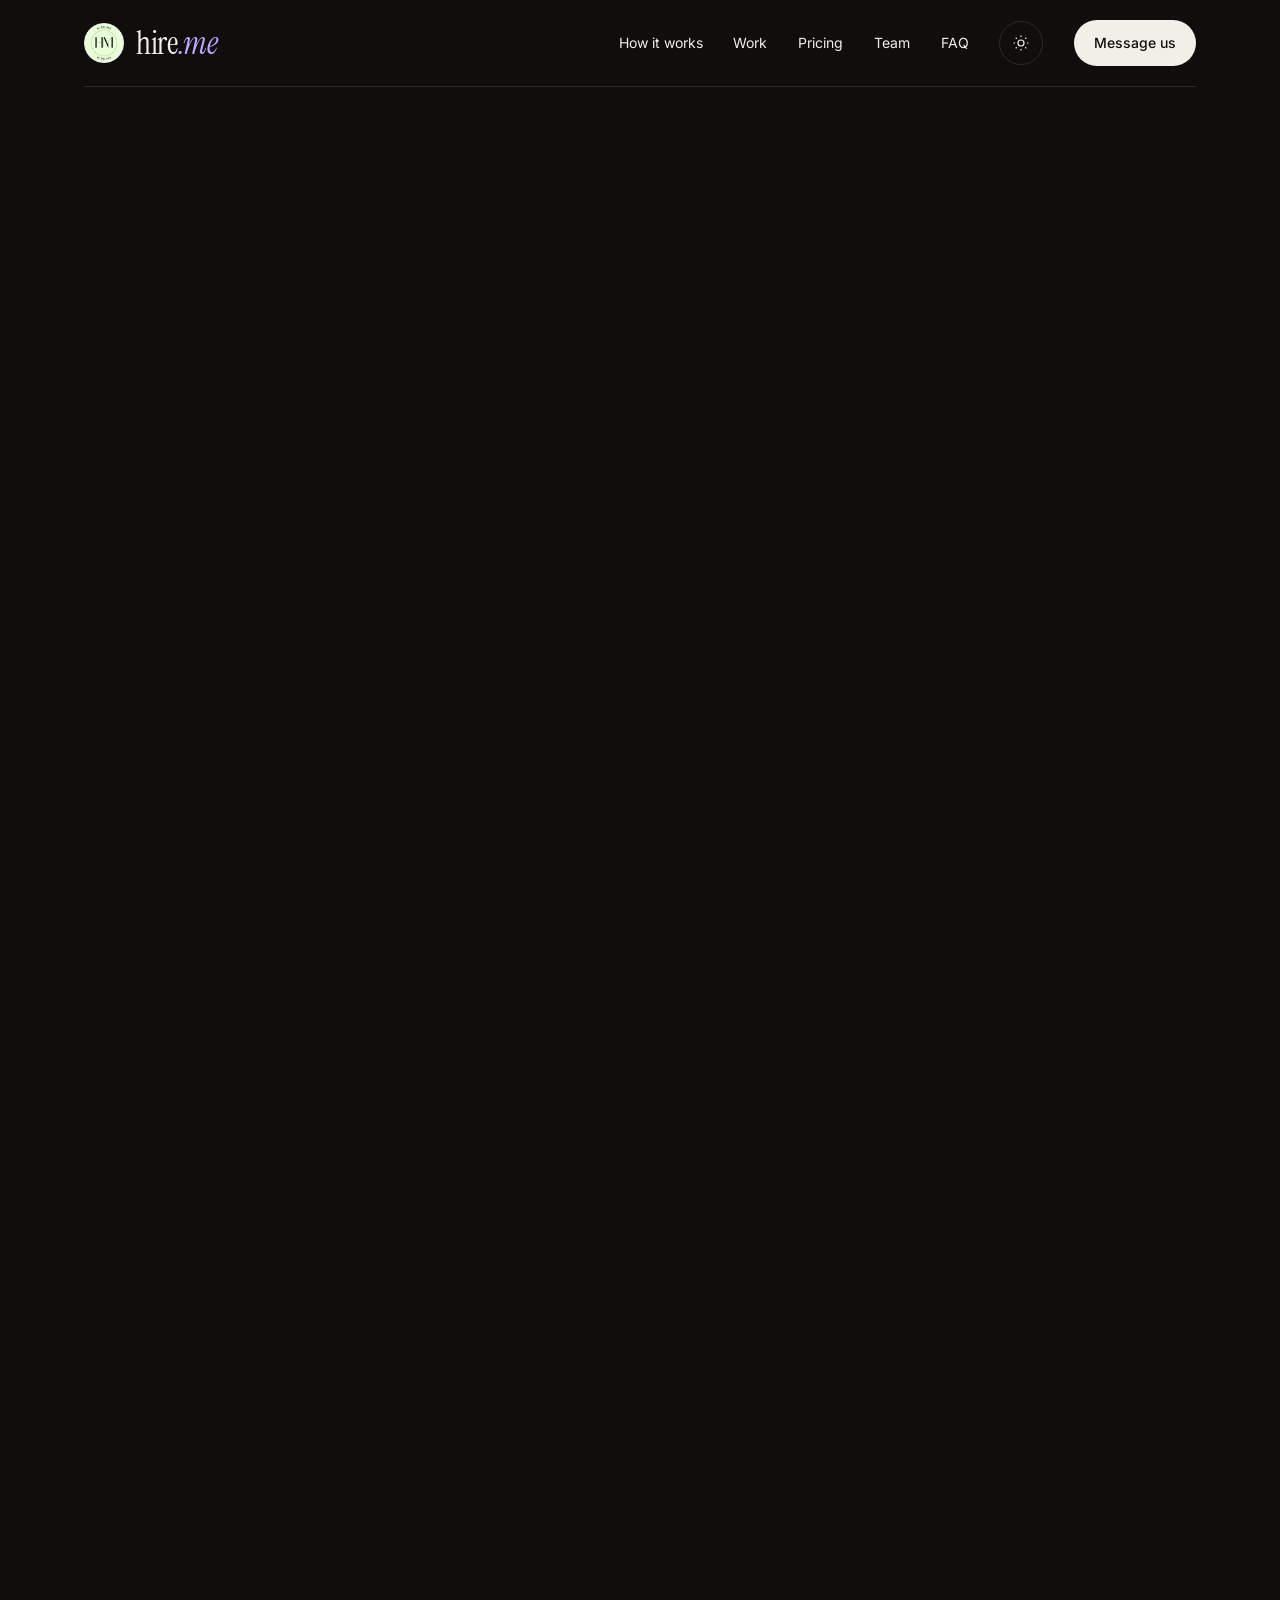
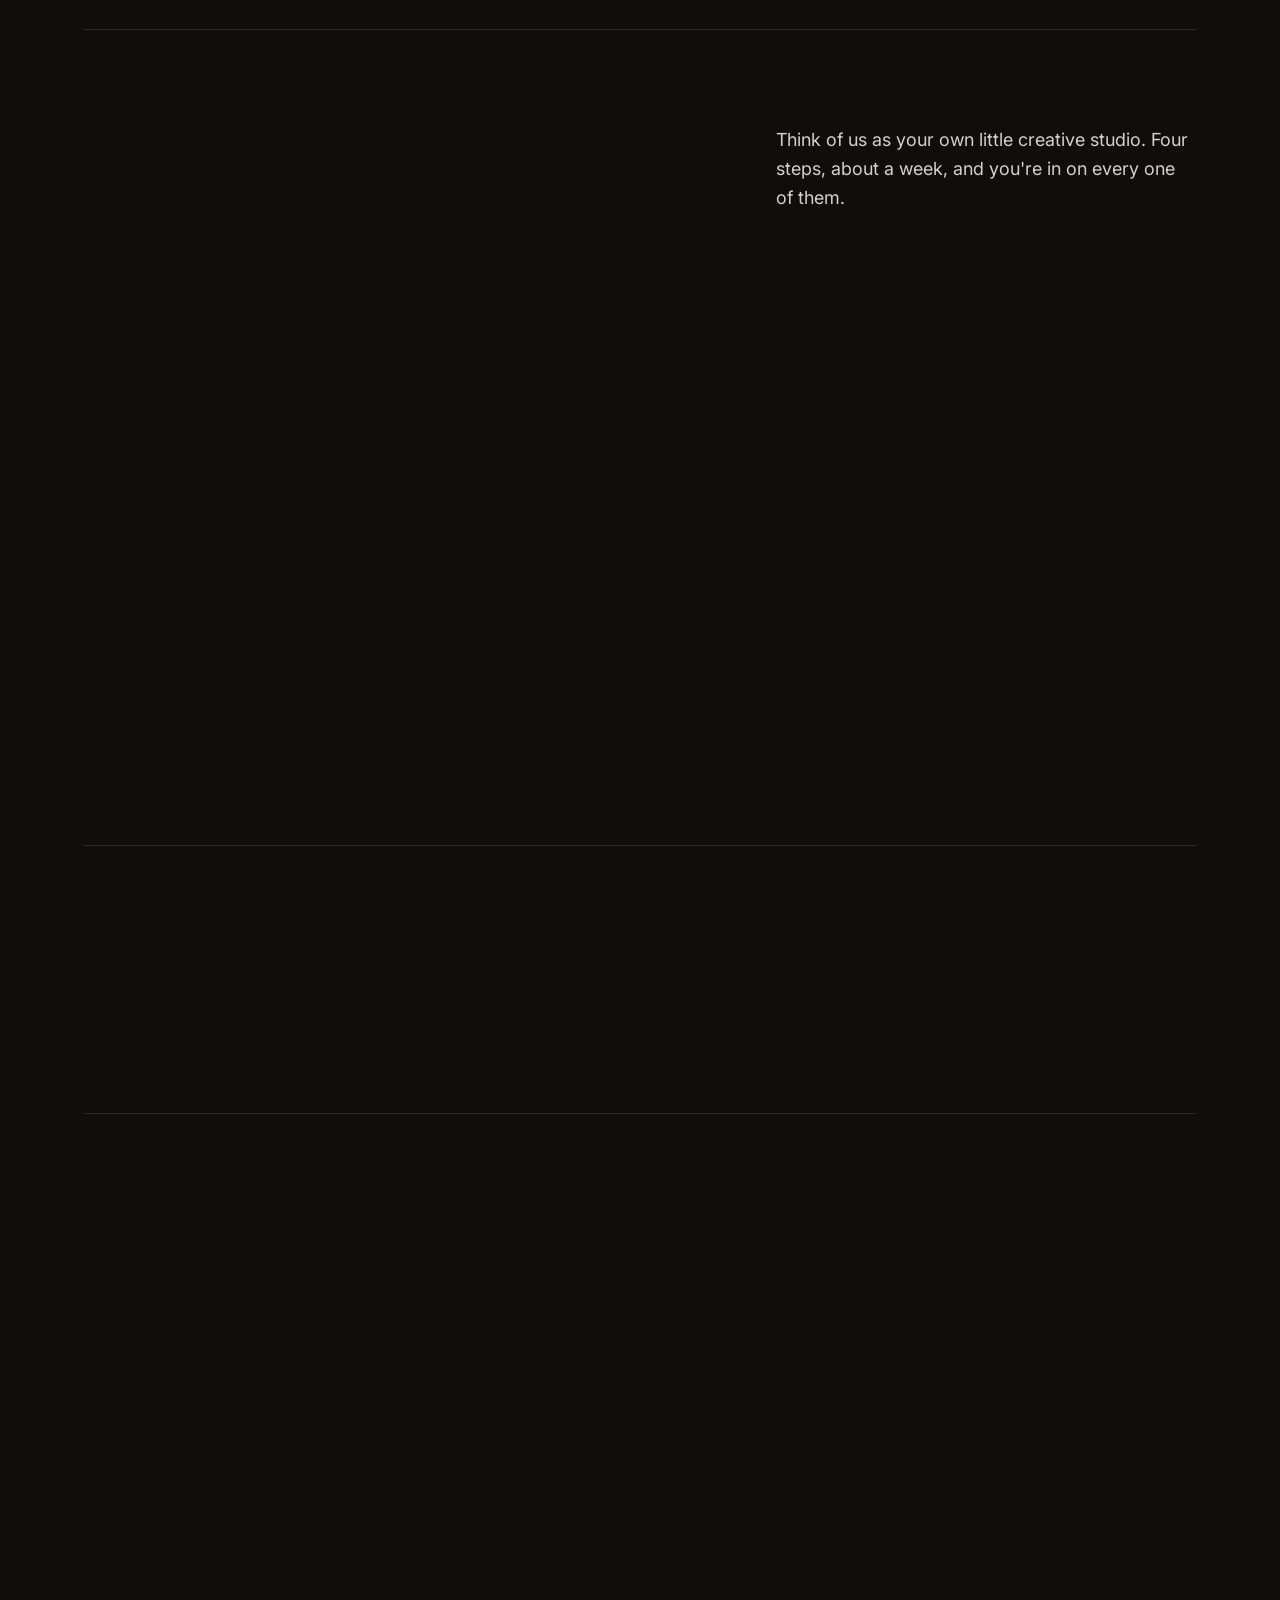
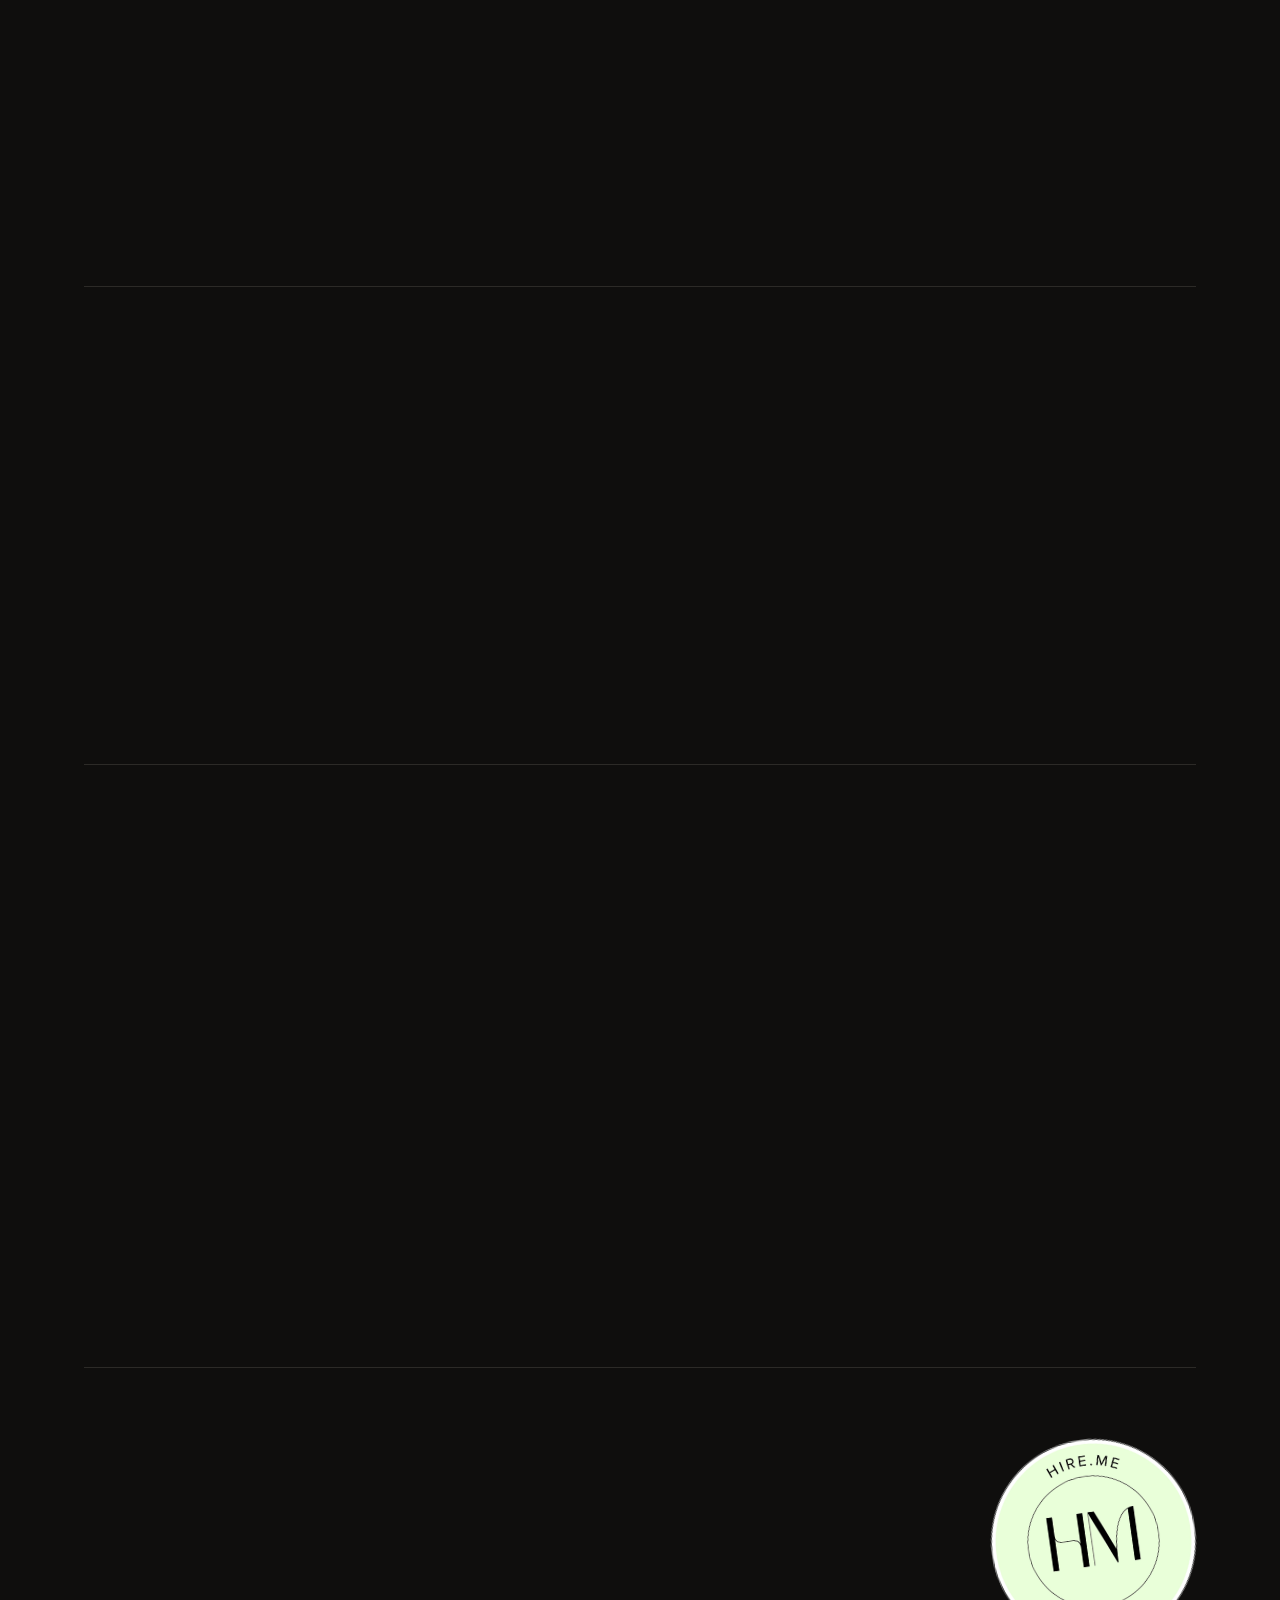
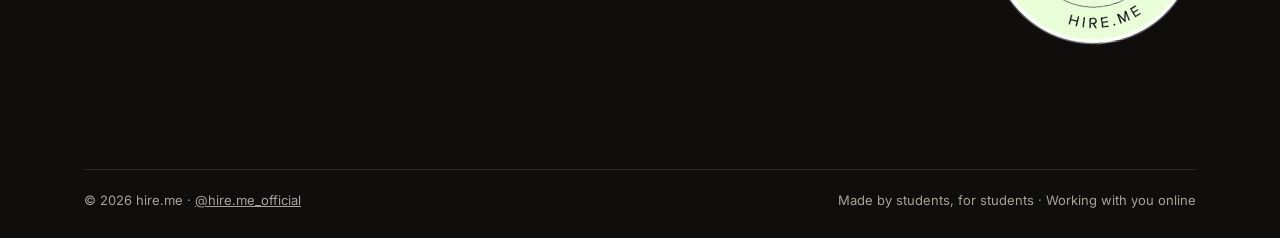
<file: index.html>
<!doctype html>
<html lang="en">
<head>
<meta charset="utf-8">
<meta name="viewport" content="width=device-width, initial-scale=1">
<title>hire.me · Be remembered, not skimmed</title>
<meta name="description" content="hire.me is a personal branding studio for students. We curate your work, shape your story and design a portfolio people remember.">
<meta property="og:title" content="hire.me · Be remembered, not skimmed">
<meta property="og:description" content="hire.me is a personal branding studio for students. We curate your work, shape your story and design a portfolio people remember.">
<meta property="og:type" content="website">
<meta property="og:site_name" content="hire.me">
<meta property="og:image" content="https://hiremeofficial.github.io/assets/img/share-card.jpg">
<meta property="og:image:width" content="1200">
<meta property="og:image:height" content="630">
<meta property="og:image:alt" content="hire.me: Be remembered, not skimmed.">
<meta name="twitter:card" content="summary_large_image">
<meta name="twitter:image" content="https://hiremeofficial.github.io/assets/img/share-card.jpg">
<meta name="theme-color" content="#0F0E0D">
<link rel="icon" href="favicon.ico" sizes="any">
<link rel="icon" type="image/png" sizes="192x192" href="assets/img/icon-192.png?v=14">
<link rel="apple-touch-icon" sizes="180x180" href="apple-touch-icon.png?v=14">
<link rel="manifest" href="manifest.webmanifest?v=14">
<meta name="apple-mobile-web-app-capable" content="yes">
<meta name="mobile-web-app-capable" content="yes">
<meta name="apple-mobile-web-app-title" content="hire.me">
<meta name="apple-mobile-web-app-status-bar-style" content="black">
<link rel="preconnect" href="https://fonts.googleapis.com">
<link rel="preconnect" href="https://fonts.gstatic.com" crossorigin>
<link href="https://fonts.googleapis.com/css2?family=Instrument+Serif:ital@0;1&family=Inter:wght@400;500;600&display=swap" rel="stylesheet">
<link rel="stylesheet" href="assets/css/style.css?v=14">
<script data-goatcounter="https://hiremeofficial.goatcounter.com/count" async src="https://gc.zgo.at/count.js"></script>
<script>
(function () {
  var t = null;
  try { t = localStorage.getItem('hireme-theme'); } catch (e) {}
  if (t !== 'light' && t !== 'dark') t = 'dark';
  document.documentElement.setAttribute('data-theme', t);
  document.documentElement.classList.add('js');
})();
</script>
</head>
<body>
<div class="site">
<div class="wrap">
<header class="header">
<a class="brand" href="index.html"><img src="assets/img/hm-badge.png" alt="" width="40" height="40">hire<span class="me">.me</span></a>
<div class="header-tools">
<button class="theme-toggle mobile-only" type="button" aria-label="Switch to light mode">
<svg class="moon" aria-hidden="true" viewBox="0 0 24 24" fill="none" stroke="currentColor" stroke-width="1.6"><path d="M20 14.5A8 8 0 0 1 9.5 4a8 8 0 1 0 10.5 10.5z"/></svg>
<svg class="sun" aria-hidden="true" viewBox="0 0 24 24" fill="none" stroke="currentColor" stroke-width="1.6"><circle cx="12" cy="12" r="4"/><path d="M12 2v2M12 20v2M4.9 4.9l1.4 1.4M17.7 17.7l1.4 1.4M2 12h2M20 12h2M4.9 19.1l1.4-1.4M17.7 6.3l1.4-1.4"/></svg>
</button>
<button class="menu-btn icon-btn" type="button" aria-expanded="false" aria-controls="nav" aria-label="Menu"><svg aria-hidden="true" viewBox="0 0 24 24" fill="none" stroke="currentColor" stroke-width="1.6"><path d="M4 8h16M4 16h16"/></svg></button>
<nav id="nav" class="nav" aria-label="Main">
<a href="#how">How it works</a>
<a href="work.html">Work</a>
<a href="#pricing">Pricing</a>
<a href="team.html">Team</a>
<a href="#faq">FAQ</a>
<button class="theme-toggle desktop-only" type="button" aria-label="Switch to light mode">
<svg class="moon" aria-hidden="true" viewBox="0 0 24 24" fill="none" stroke="currentColor" stroke-width="1.6"><path d="M20 14.5A8 8 0 0 1 9.5 4a8 8 0 1 0 10.5 10.5z"/></svg>
<svg class="sun" aria-hidden="true" viewBox="0 0 24 24" fill="none" stroke="currentColor" stroke-width="1.6"><circle cx="12" cy="12" r="4"/><path d="M12 2v2M12 20v2M4.9 4.9l1.4 1.4M17.7 17.7l1.4 1.4M2 12h2M20 12h2M4.9 19.1l1.4-1.4M17.7 6.3l1.4-1.4"/></svg>
</button>
<a class="btn btn-ink" href="https://www.instagram.com/hire.me_official/" data-goatcounter-click="home-message-us" data-goatcounter-title="home: Message us">Message us</a>
</nav>
</div>
</header>
<main>
<section class="hero" id="top">
<h1>Be remembered,<br><span class="it accent">not skimmed.</span></h1>
<p class="pill"><span class="dot"></span>Now taking students, wherever you are</p>
<div class="hero-foot">
<p>In a sea of identical resumes, who you are is your edge. hire.me is a personal branding studio for the next generation of talent. We curate your work, shape your story and design a portfolio that turns a quick glance into <span class="quote">“tell me more.”</span></p>
<div class="actions">
<a class="btn btn-accent" href="https://www.instagram.com/hire.me_official/" data-goatcounter-click="home-book-a-discovery-call" data-goatcounter-title="home: Book a discovery call">Book a discovery call <svg aria-hidden="true" viewBox="0 0 16 16" fill="none" stroke="currentColor" stroke-width="1.6"><path d="M3 8h10M9 4l4 4-4 4"/></svg></a>
<a class="btn btn-line" href="#work" data-goatcounter-click="home-see-an-example" data-goatcounter-title="home: See an example">See an example</a>
</div>
</div>
</section>

<section class="feature" id="work">
<figure>
<div class="viewer" id="home-viewer">
<div class="track" tabindex="0" aria-label="Mishthi's portfolio pages. Use the arrows or swipe.">
<img src="assets/img/portfolio/p-01.webp" alt="Mishthi's portfolio, page 1 of 12" width="1600" height="900">
<img src="assets/img/portfolio/p-02.webp" alt="Mishthi's portfolio, page 2 of 12" width="1600" height="900" loading="lazy">
<img src="assets/img/portfolio/p-03.webp" alt="Mishthi's portfolio, page 3 of 12" width="1600" height="900" loading="lazy">
<img src="assets/img/portfolio/p-04.webp" alt="Mishthi's portfolio, page 4 of 12" width="1600" height="900" loading="lazy">
<img src="assets/img/portfolio/p-05.webp" alt="Mishthi's portfolio, page 5 of 12" width="1600" height="900" loading="lazy">
<img src="assets/img/portfolio/p-06.webp" alt="Mishthi's portfolio, page 6 of 12" width="1600" height="900" loading="lazy">
<img src="assets/img/portfolio/p-07.webp" alt="Mishthi's portfolio, page 7 of 12" width="1600" height="900" loading="lazy">
<img src="assets/img/portfolio/p-08.webp" alt="Mishthi's portfolio, page 8 of 12" width="1600" height="900" loading="lazy">
<img src="assets/img/portfolio/p-09.webp" alt="Mishthi's portfolio, page 9 of 12" width="1600" height="900" loading="lazy">
<img src="assets/img/portfolio/p-10.webp" alt="Mishthi's portfolio, page 10 of 12" width="1600" height="900" loading="lazy">
<img src="assets/img/portfolio/p-11.webp" alt="Mishthi's portfolio, page 11 of 12" width="1600" height="900" loading="lazy">
<img src="assets/img/portfolio/p-12.webp" alt="Mishthi's portfolio, page 12 of 12" width="1600" height="900" loading="lazy">
</div>
<button class="arrow prev" type="button" data-goatcounter-click="home-viewer-prev" data-goatcounter-title="Portfolio: previous page" aria-label="Previous page"><svg aria-hidden="true" viewBox="0 0 16 16" fill="none" stroke="currentColor" stroke-width="1.6"><path d="M13 8H3M7 4L3 8l4 4"/></svg></button>
<button class="arrow next" type="button" data-goatcounter-click="home-viewer-next" data-goatcounter-title="Portfolio: next page" aria-label="Next page"><svg aria-hidden="true" viewBox="0 0 16 16" fill="none" stroke="currentColor" stroke-width="1.6"><path d="M3 8h10M9 4l4 4-4 4"/></svg></button>
<p class="counter" aria-live="polite">1 / 12</p>
</div>
<figcaption class="row">
<div style="flex: 1 1 280px">
<p class="eyebrow" style="margin-bottom: 10px">Featured work</p>
<p class="name">Mishthi</p>
<p class="muted" style="margin: 4px 0 0">Writer turned brand and content marketer</p>
</div>
<div style="flex: 1.6 1 420px; display: flex; flex-direction: column; gap: 18px">
<p class="soft" style="margin: 0; font-size: 17px">Mishthi is a writer at heart who found her way into marketing. We built her portfolio like a scrapbook of the books she loves, then filled it with her writing, the 10+ brands she's worked on and the campaign ideas she's pitched. One look and you know exactly who she is. The goal: a role at a publishing house.</p>
<div class="tags"><span>Story</span><span>Art direction</span><span>Curation</span><span>12 pages</span></div>
<div class="actions"><a class="btn btn-accent" href="work.html" data-goatcounter-click="home-open-her-full-portfolio" data-goatcounter-title="home: Open her full portfolio">Open her full portfolio <svg aria-hidden="true" viewBox="0 0 16 16" fill="none" stroke="currentColor" stroke-width="1.6"><path d="M3 8h10M9 4l4 4-4 4"/></svg></a></div>
</div>
</figcaption>
</figure>
</section>

<section class="section" id="how">
<div class="row" style="align-items: flex-end; margin-bottom: 36px">
<div style="flex: 1 1 520px">
<p class="eyebrow">How it works</p>
<h2 class="h2" style="font-size: clamp(44px, 6vw, 80px); line-height: 0.98">Your story, <span class="it accent">curated.</span></h2>
</div>
<p class="soft" style="margin: 0; flex: 1 1 320px; max-width: 420px; font-size: 18px">Think of us as your own little creative studio. Four steps, about a week, and you're in on every one of them.</p>
</div>
<div class="steps">
<article class="step">
<p class="num"><span>01</span></p>
<h3>Let's talk</h3>
<p>Coffee-chat energy, not an interview. We ask about everything a resume never does: the page you run, the fest you pulled off, the books on your shelf.</p>
<p class="part">Your part: show up as you are.</p>
</article>
<article class="step">
<p class="num"><span>02</span></p>
<h3>We dig through your work</h3>
<p>Posts, projects, gigs, club roles, the half-finished idea in your notes app. We find the pieces that tell your story best, even the ones you thought didn't count.</p>
<p class="part">Your part: send us the links and files.</p>
</article>
<article class="step hero-step">
<p class="num"><span>03</span><span class="badge">The magic</span></p>
<h3>We design your world</h3>
<p>This is where our taste comes in. We art-direct your whole portfolio: the look, the layout, the words and the mood, all shaped around who you are.</p>
<p class="part">Your part: tell us what feels right.</p>
</article>
<article class="step">
<p class="num"><span>04</span></p>
<h3>You step out</h3>
<p>One portfolio link and a matching resume, made to be shared. Drop it in your bio, your emails and every application. It's all yours.</p>
<p class="part">Your part: hit send.</p>
</article>
</div>
<div class="checks">
<p><svg aria-hidden="true" viewBox="0 0 24 24" fill="none" stroke="currentColor" stroke-width="2"><path d="M5 12.5l4.5 4.5L19 7.5"/></svg>You approve every step</p>
<p><svg aria-hidden="true" viewBox="0 0 24 24" fill="none" stroke="currentColor" stroke-width="2"><path d="M5 12.5l4.5 4.5L19 7.5"/></svg>Nothing goes public without your OK</p>
<p><svg aria-hidden="true" viewBox="0 0 24 24" fill="none" stroke="currentColor" stroke-width="2"><path d="M5 12.5l4.5 4.5L19 7.5"/></svg>Ready in about a week</p>
</div>
</section>

<section class="section" style="padding: clamp(40px, 4.5vw, 56px) 0">
<div class="stats">
<div><p class="stat">86<span class="accent">%</span></p><p class="muted">of students we surveyed said they'd use hire.me</p></div>
<div><p class="stat">1<small> link</small></p><p class="muted">that holds all your work, ready for your bio, resume or LinkedIn</p></div>
<div><p class="stat">7<small> days</small></p><p class="muted">roughly, from our first chat to your finished portfolio</p></div>
</div>
</section>

<section class="section" id="pricing">
<p class="eyebrow">Pricing</p>
<h2 class="h2" style="margin-bottom: 36px">Two ways to <span class="it">work with us</span></h2>
<div class="prices">
<div class="price">
<p class="price-head">DIY Workshop</p>
<p class="amount">₹250</p>
<p class="muted" style="margin: 0">For students who'd rather build it themselves, with a little help.</p>
<ul class="soft">
<li>A small-group, step-by-step session</li>
<li>Real before-and-after examples</li>
<li>Leave with a plan for your own portfolio</li>
</ul>
<a class="btn btn-outline" href="https://www.instagram.com/hire.me_official/" data-goatcounter-click="home-message-us-to-join" data-goatcounter-title="home: Message us to join">Message us to join</a>
</div>
<div class="price dark">
<p class="price-head">Premium <span class="badge">We do it for you</span></p>
<p class="amount">₹500 to ₹1,000</p>
<p style="margin: 0; opacity: 0.75">For students who want it done properly, start to finish.</p>
<ul>
<li>A 1:1 chat to find your story</li>
<li>We choose and arrange your best work</li>
<li>Words and design, crafted by us</li>
<li>Portfolio link and matching resume</li>
</ul>
<a class="btn btn-bg" href="https://www.instagram.com/hire.me_official/" data-goatcounter-click="home-message-us-to-book" data-goatcounter-title="home: Message us to book">Message us to book</a>
</div>
</div>
</section>

<section class="section" id="start">
<div class="start">
<div style="flex: 1 1 480px">
<p class="eyebrow">Not sure where to start?</p>
<h2 class="h2">Tell us a little <span class="it accent">about you.</span></h2>
<p class="soft" style="margin: 20px 0 0; max-width: 480px; font-size: 18px">A few quick questions about what you do and what you're aiming for. We'll read every answer and get back to you on Instagram.</p>
</div>
<div class="actions" style="align-self: flex-end">
<a class="btn btn-accent" href="https://www.instagram.com/hire.me_official/" data-goatcounter-click="home-tell-us-about-you" data-goatcounter-title="home: Tell us about you">Tell us about you <svg aria-hidden="true" viewBox="0 0 16 16" fill="none" stroke="currentColor" stroke-width="1.6"><path d="M3 8h10M9 4l4 4-4 4"/></svg></a>
<a class="btn btn-line" href="https://www.instagram.com/hire.me_official/" data-goatcounter-click="home-or-just-dm-us" data-goatcounter-title="home: Or just DM us">Or just DM us</a>
</div>
</div>
</section>

<section class="section faq" id="faq">
<div>
<p class="eyebrow">Questions</p>
<h2 class="h2">Good to <span class="it">know</span></h2>
</div>
<div class="faq-list">
<details><summary>Who is hire.me for?</summary><p>Any college student or recent grad who has more going on than their resume shows. Business, engineering, law, media, science, design: if you've built, led or made anything outside class, there's a story worth telling.</p></details>
<details><summary>What exactly do I get?</summary><p>A portfolio designed around you, live as one link you can share anywhere, plus a matching resume in the same style. With the DIY workshop, you leave knowing how to build your own.</p></details>
<details><summary>How is this different from a template or an AI tool?</summary><p>Templates and AI make everyone look the same. We start with who you are, choose what's worth showing and art-direct the whole thing, so nobody else's portfolio looks like yours.</p></details>
<details><summary>Will it still feel like me?</summary><p>Yes. We do the writing and the design, but it all starts from our chat with you, and you approve every draft before it's final.</p></details>
<details><summary>Where can I use it?</summary><p>Job and internship applications, LinkedIn, your Instagram bio, your email signature, grad school applications. Anywhere you want someone to remember you.</p></details>
<details><summary>What do I need to have ready?</summary><p>Nothing polished. Links, photos, screenshots, old files, even rough notes. Sorting through it is our job.</p></details>
<details><summary>Who owns the portfolio?</summary><p>You do. You can edit it whenever you like, and nothing goes public until you say so.</p></details>
</div>
</section>
</main>
<footer class="footer">
<div class="row" style="align-items: flex-start">
<div>
<h2>Make them<br><span class="it accent">look twice.</span></h2>
<a class="btn btn-accent" href="https://www.instagram.com/hire.me_official/" data-goatcounter-click="home-message-hire-me-official" data-goatcounter-title="home: Message @hire.me_official">Message @hire.me_official <svg aria-hidden="true" viewBox="0 0 16 16" fill="none" stroke="currentColor" stroke-width="1.6"><path d="M3 8h10M9 4l4 4-4 4"/></svg></a>
</div>
<img class="sticker" src="assets/img/hm-badge.png" alt="hire.me HM monogram badge" width="220" height="220">
</div>
<div class="footer-bar"><span>© 2026 hire.me · <a href="https://www.instagram.com/hire.me_official/">@hire.me_official</a></span><span>Made by students, for students · Working with you online</span></div>
</footer>
</div>
</div>
<script src="assets/js/main.js?v=14"></script>
<script>
if ('serviceWorker' in navigator) {
  // When a new version is published, swap it in and refresh once, including inside the home-screen app.
  var hadController = !!navigator.serviceWorker.controller, refreshed = false;
  navigator.serviceWorker.addEventListener('controllerchange', function () {
    if (!hadController) { hadController = true; return; }  // first install: nothing to refresh
    if (!refreshed) { refreshed = true; location.reload(); }
  });
  window.addEventListener('load', function () {
    navigator.serviceWorker.register('sw.js', { updateViaCache: 'none' }).then(function (reg) {
      document.addEventListener('visibilitychange', function () {
        if (document.visibilityState === 'visible') reg.update();
      });
    });
  });
}
</script>
</body>
</html>
</file>
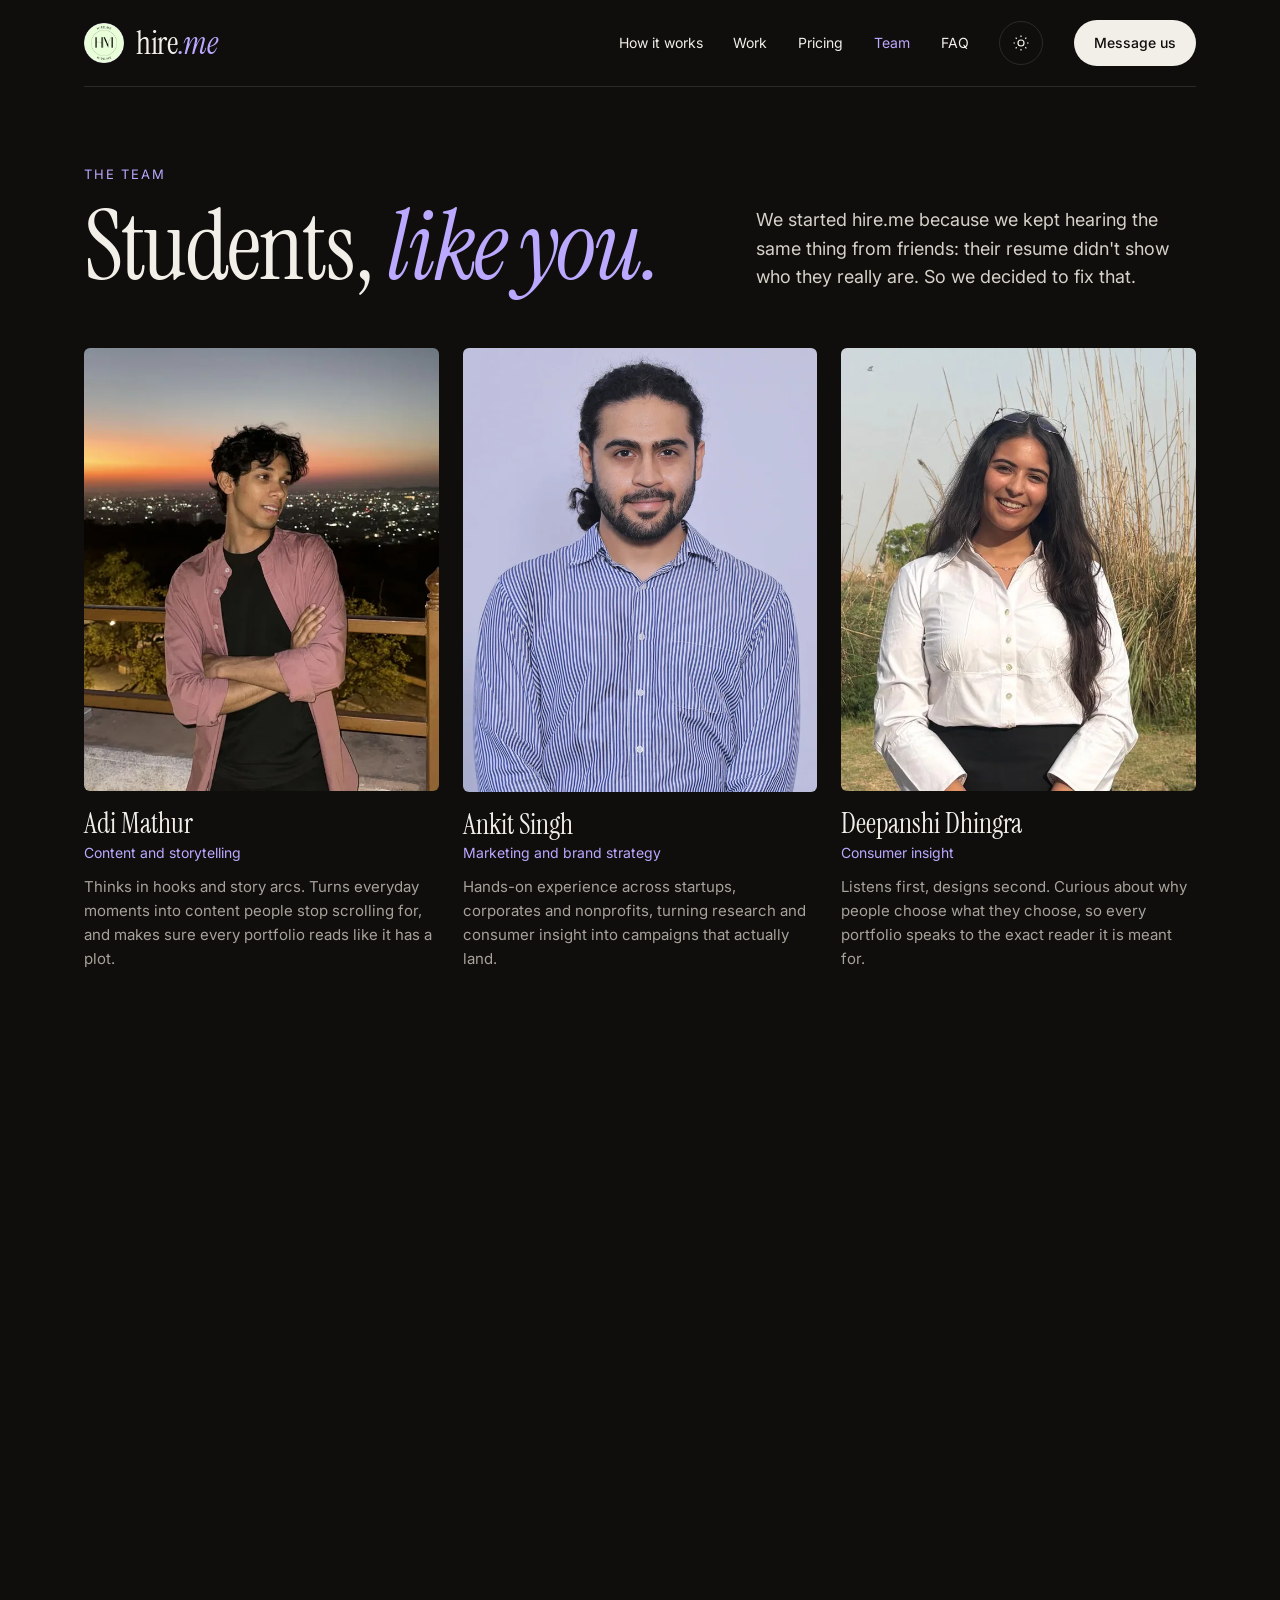
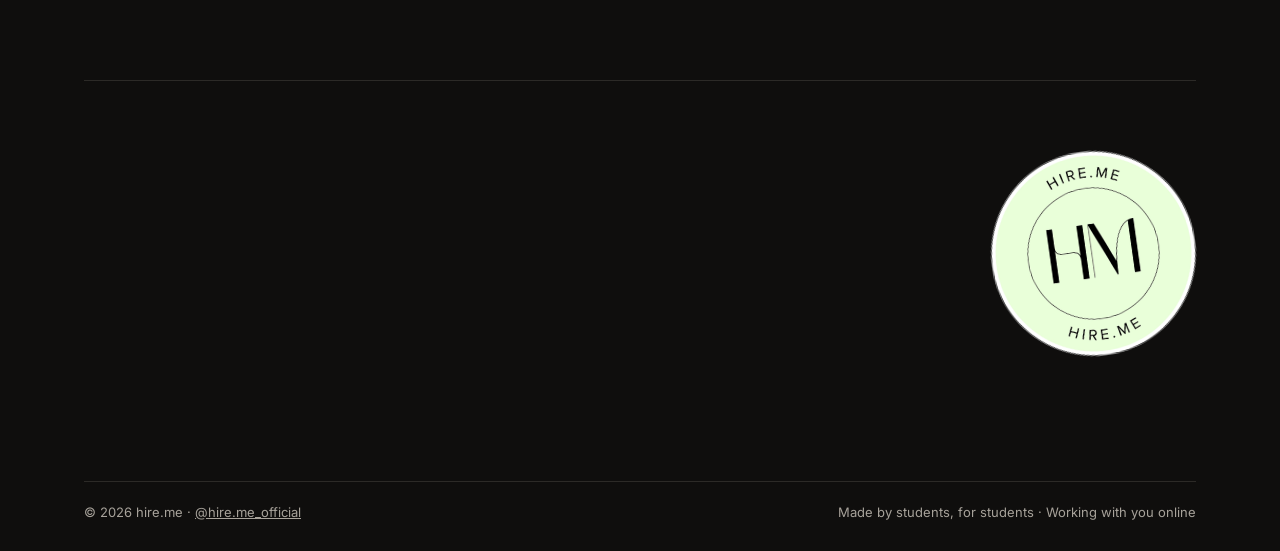
<file: team.html>
<!doctype html>
<html lang="en">
<head>
<meta charset="utf-8">
<meta name="viewport" content="width=device-width, initial-scale=1">
<title>Team · hire.me</title>
<meta name="description" content="Meet the students behind hire.me.">
<meta property="og:title" content="Team · hire.me">
<meta property="og:description" content="Meet the students behind hire.me.">
<meta property="og:type" content="website">
<meta property="og:site_name" content="hire.me">
<meta property="og:image" content="https://hiremeofficial.github.io/assets/img/share-card.jpg">
<meta property="og:image:width" content="1200">
<meta property="og:image:height" content="630">
<meta property="og:image:alt" content="hire.me: Be remembered, not skimmed.">
<meta name="twitter:card" content="summary_large_image">
<meta name="twitter:image" content="https://hiremeofficial.github.io/assets/img/share-card.jpg">
<meta name="theme-color" content="#0F0E0D">
<link rel="icon" href="favicon.ico" sizes="any">
<link rel="icon" type="image/png" sizes="192x192" href="assets/img/icon-192.png?v=14">
<link rel="apple-touch-icon" sizes="180x180" href="apple-touch-icon.png?v=14">
<link rel="manifest" href="manifest.webmanifest?v=14">
<meta name="apple-mobile-web-app-capable" content="yes">
<meta name="mobile-web-app-capable" content="yes">
<meta name="apple-mobile-web-app-title" content="hire.me">
<meta name="apple-mobile-web-app-status-bar-style" content="black">
<link rel="preconnect" href="https://fonts.googleapis.com">
<link rel="preconnect" href="https://fonts.gstatic.com" crossorigin>
<link href="https://fonts.googleapis.com/css2?family=Instrument+Serif:ital@0;1&family=Inter:wght@400;500;600&display=swap" rel="stylesheet">
<link rel="stylesheet" href="assets/css/style.css?v=14">
<script data-goatcounter="https://hiremeofficial.goatcounter.com/count" async src="https://gc.zgo.at/count.js"></script>
<script>
(function () {
  var t = null;
  try { t = localStorage.getItem('hireme-theme'); } catch (e) {}
  if (t !== 'light' && t !== 'dark') t = 'dark';
  document.documentElement.setAttribute('data-theme', t);
  document.documentElement.classList.add('js');
})();
</script>
</head>
<body>
<div class="site">
<div class="wrap">
<header class="header">
<a class="brand" href="index.html"><img src="assets/img/hm-badge.png" alt="" width="40" height="40">hire<span class="me">.me</span></a>
<div class="header-tools">
<button class="theme-toggle mobile-only" type="button" aria-label="Switch to light mode">
<svg class="moon" aria-hidden="true" viewBox="0 0 24 24" fill="none" stroke="currentColor" stroke-width="1.6"><path d="M20 14.5A8 8 0 0 1 9.5 4a8 8 0 1 0 10.5 10.5z"/></svg>
<svg class="sun" aria-hidden="true" viewBox="0 0 24 24" fill="none" stroke="currentColor" stroke-width="1.6"><circle cx="12" cy="12" r="4"/><path d="M12 2v2M12 20v2M4.9 4.9l1.4 1.4M17.7 17.7l1.4 1.4M2 12h2M20 12h2M4.9 19.1l1.4-1.4M17.7 6.3l1.4-1.4"/></svg>
</button>
<button class="menu-btn icon-btn" type="button" aria-expanded="false" aria-controls="nav" aria-label="Menu"><svg aria-hidden="true" viewBox="0 0 24 24" fill="none" stroke="currentColor" stroke-width="1.6"><path d="M4 8h16M4 16h16"/></svg></button>
<nav id="nav" class="nav" aria-label="Main">
<a href="index.html#how">How it works</a>
<a href="work.html">Work</a>
<a href="index.html#pricing">Pricing</a>
<a href="team.html" aria-current="page">Team</a>
<a href="index.html#faq">FAQ</a>
<button class="theme-toggle desktop-only" type="button" aria-label="Switch to light mode">
<svg class="moon" aria-hidden="true" viewBox="0 0 24 24" fill="none" stroke="currentColor" stroke-width="1.6"><path d="M20 14.5A8 8 0 0 1 9.5 4a8 8 0 1 0 10.5 10.5z"/></svg>
<svg class="sun" aria-hidden="true" viewBox="0 0 24 24" fill="none" stroke="currentColor" stroke-width="1.6"><circle cx="12" cy="12" r="4"/><path d="M12 2v2M12 20v2M4.9 4.9l1.4 1.4M17.7 17.7l1.4 1.4M2 12h2M20 12h2M4.9 19.1l1.4-1.4M17.7 6.3l1.4-1.4"/></svg>
</button>
<a class="btn btn-ink" href="https://www.instagram.com/hire.me_official/" data-goatcounter-click="team-message-us" data-goatcounter-title="team: Message us">Message us</a>
</nav>
</div>
</header>
<main>
<section class="hero row" style="align-items: flex-end; padding-bottom: clamp(36px, 4.5vw, 56px)">
<div style="flex: 1 1 520px">
<p class="eyebrow">The team</p>
<h1 style="font-size: clamp(52px, 7.5vw, 112px)">Students, <span class="it accent">like you.</span></h1>
</div>
<p class="soft" style="margin: 0; flex: 1 1 340px; max-width: 440px; font-size: 18px">We started hire.me because we kept hearing the same thing from friends: their resume didn't show who they really are. So we decided to fix that.</p>
</section>
<section style="padding-bottom: clamp(48px, 5.5vw, 72px)">
<div class="team-grid">
<div class="member">
<img class="photo" src="assets/img/team/adi.webp?v=14" alt="Adi Mathur" loading="lazy" width="640" height="800">
<p class="mname">Adi Mathur</p>
<p class="role">Content and storytelling</p>
<p class="bio">Thinks in hooks and story arcs. Turns everyday moments into content people stop scrolling for, and makes sure every portfolio reads like it has a plot.</p>
</div>
<div class="member">
<img class="photo" src="assets/img/team/ankit.webp?v=14" alt="Ankit Singh" loading="lazy" width="640" height="800">
<p class="mname">Ankit Singh</p>
<p class="role">Marketing and brand strategy</p>
<p class="bio">Hands-on experience across startups, corporates and nonprofits, turning research and consumer insight into campaigns that actually land.</p>
</div>
<div class="member">
<img class="photo" src="assets/img/team/deepanshi.webp?v=14" alt="Deepanshi Dhingra" loading="lazy" width="640" height="800">
<p class="mname">Deepanshi Dhingra</p>
<p class="role">Consumer insight</p>
<p class="bio">Listens first, designs second. Curious about why people choose what they choose, so every portfolio speaks to the exact reader it is meant for.</p>
</div>
<div class="member">
<img class="photo" src="assets/img/team/rishika.webp?v=14" alt="Rishika Anand" loading="lazy" width="640" height="800">
<p class="mname">Rishika Anand</p>
<p class="role">Brand strategist</p>
<p class="bio">A trekker's patience for the long climb. Shapes ideas and copy that sound like the brand and land with the audience.</p>
</div>
<div class="member">
<img class="photo" src="assets/img/team/rohan.webp?v=14" alt="Rohan Mathur" loading="lazy" width="640" height="800">
<p class="mname">Rohan Mathur</p>
<p class="role">Growth and partnerships</p>
<p class="bio">Has an eye for distribution. Finds the people, places and partners that put hire.me in front of the right students at the right time.</p>
</div>
<div class="member">
<img class="photo" src="assets/img/team/yash.webp?v=14" alt="Yashwardhan Singh" loading="lazy" width="640" height="800">
<p class="mname">Yashwardhan Singh</p>
<p class="role">Growth</p>
<p class="bio">Co-founder of pinkmatter.shop, a clothing line scaled to ₹1 Cr+ a year. Now a full-time growth associate at Grapevine, a Series A startup.</p>
</div>
</div>
</section>
</main>
<footer class="footer">
<div class="row" style="align-items: flex-start">
<div>
<h2>Want to work<br><span class="it accent">with us?</span></h2>
<a class="btn btn-accent" href="https://www.instagram.com/hire.me_official/" data-goatcounter-click="team-say-hi-on-instagram" data-goatcounter-title="team: Say hi on Instagram">Say hi on Instagram <svg aria-hidden="true" viewBox="0 0 16 16" fill="none" stroke="currentColor" stroke-width="1.6"><path d="M3 8h10M9 4l4 4-4 4"/></svg></a>
</div>
<img class="sticker" src="assets/img/hm-badge.png" alt="hire.me HM monogram badge" width="220" height="220">
</div>
<div class="footer-bar"><span>© 2026 hire.me · <a href="https://www.instagram.com/hire.me_official/">@hire.me_official</a></span><span>Made by students, for students · Working with you online</span></div>
</footer>
</div>
</div>
<script src="assets/js/main.js?v=14"></script>
<script>
if ('serviceWorker' in navigator) {
  // When a new version is published, swap it in and refresh once, including inside the home-screen app.
  var hadController = !!navigator.serviceWorker.controller, refreshed = false;
  navigator.serviceWorker.addEventListener('controllerchange', function () {
    if (!hadController) { hadController = true; return; }  // first install: nothing to refresh
    if (!refreshed) { refreshed = true; location.reload(); }
  });
  window.addEventListener('load', function () {
    navigator.serviceWorker.register('sw.js', { updateViaCache: 'none' }).then(function (reg) {
      document.addEventListener('visibilitychange', function () {
        if (document.visibilityState === 'visible') reg.update();
      });
    });
  });
}
</script>
</body>
</html>
</file>
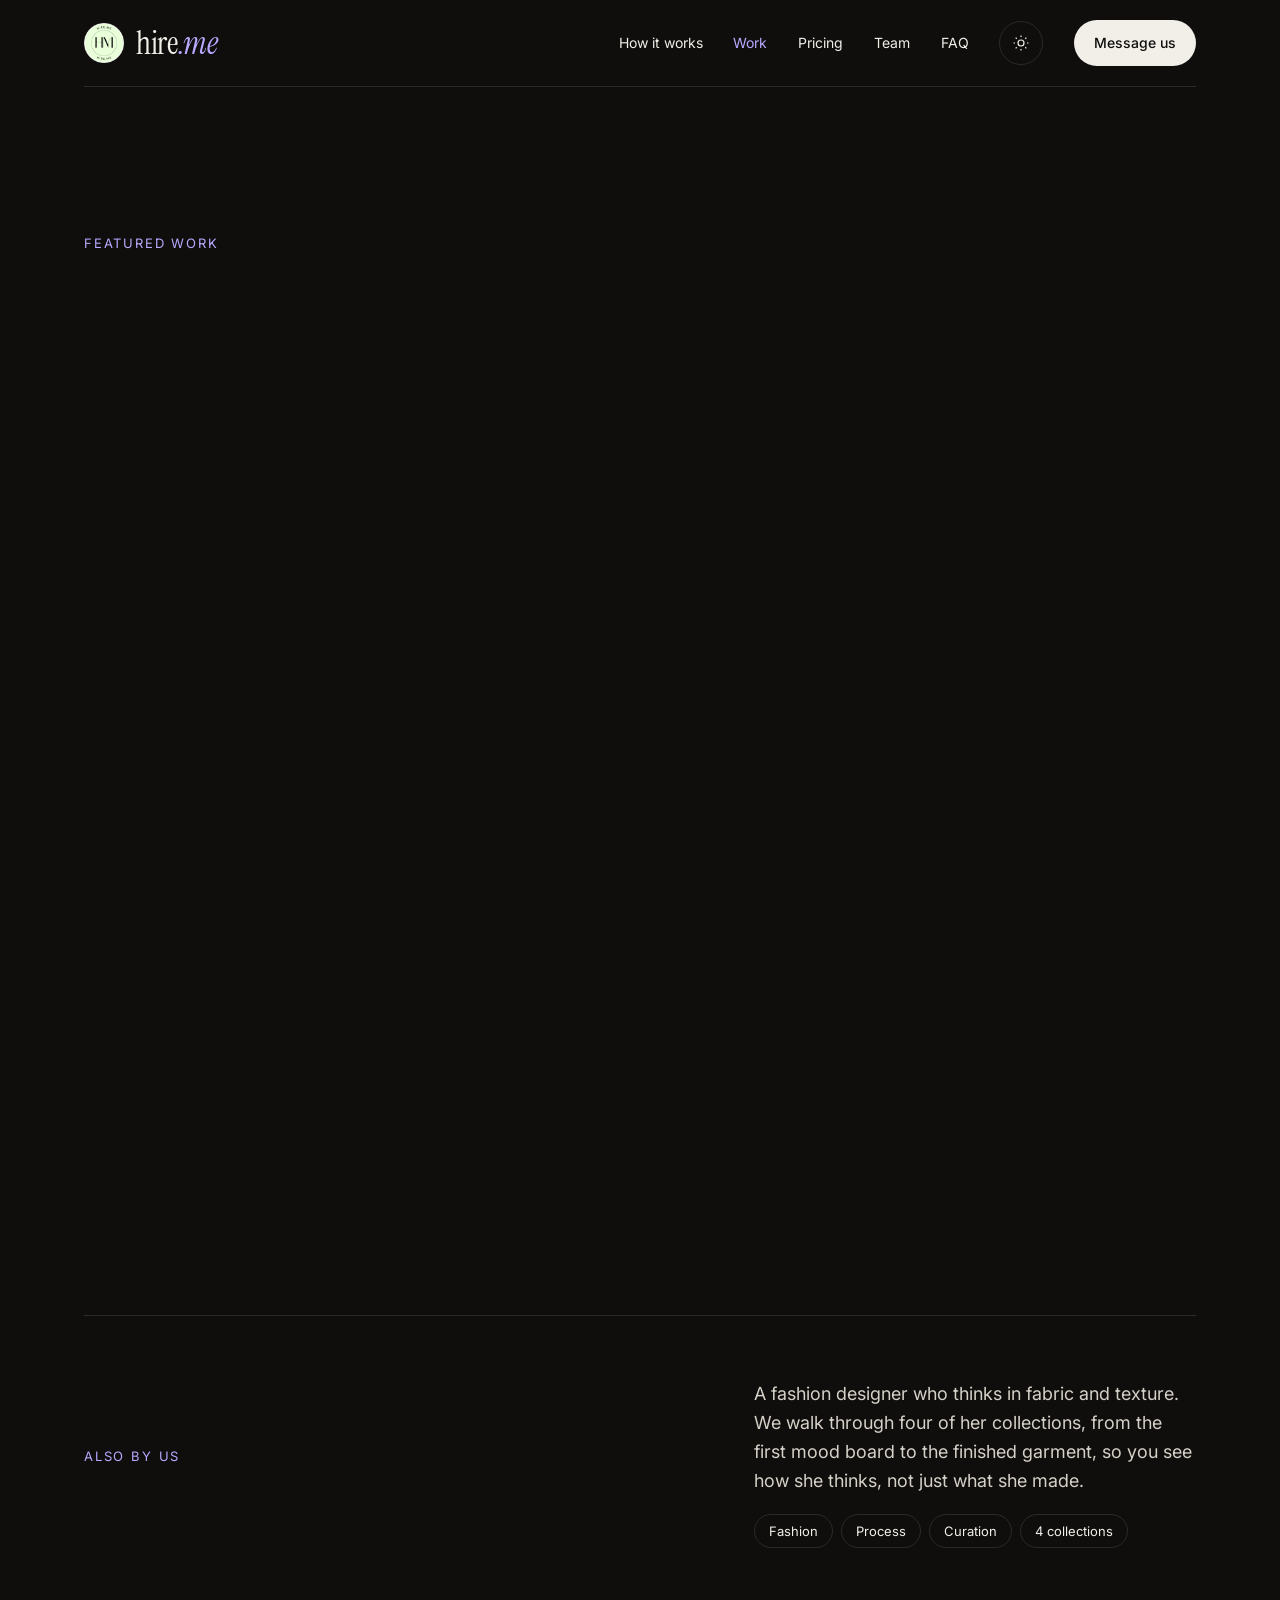
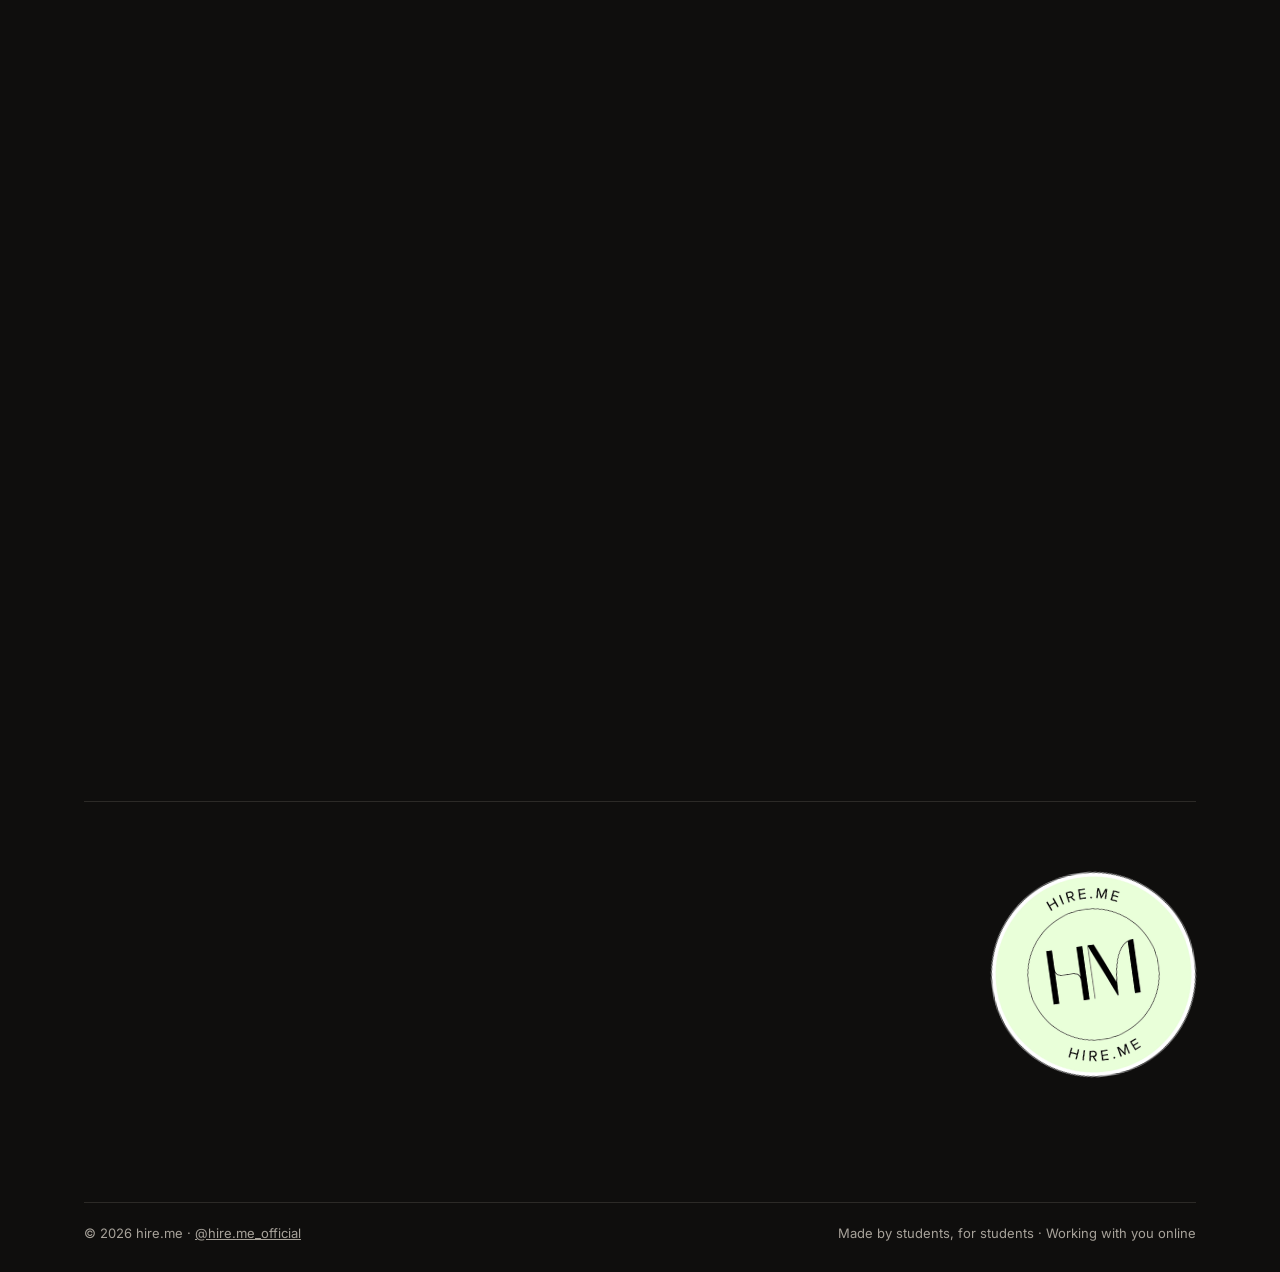
<file: work.html>
<!doctype html>
<html lang="en">
<head>
<meta charset="utf-8">
<meta name="viewport" content="width=device-width, initial-scale=1">
<title>Our work · hire.me</title>
<meta name="description" content="Portfolios by hire.me: Mishthi, a writer turned brand marketer, and Asmi, a fashion designer.">
<meta property="og:title" content="Our work · hire.me">
<meta property="og:description" content="Portfolios by hire.me: Mishthi, a writer turned brand marketer, and Asmi, a fashion designer.">
<meta property="og:type" content="website">
<meta property="og:site_name" content="hire.me">
<meta property="og:image" content="https://hiremeofficial.github.io/assets/img/share-card.jpg">
<meta property="og:image:width" content="1200">
<meta property="og:image:height" content="630">
<meta property="og:image:alt" content="hire.me: Be remembered, not skimmed.">
<meta name="twitter:card" content="summary_large_image">
<meta name="twitter:image" content="https://hiremeofficial.github.io/assets/img/share-card.jpg">
<meta name="theme-color" content="#0F0E0D">
<link rel="icon" href="favicon.ico" sizes="any">
<link rel="icon" type="image/png" sizes="192x192" href="assets/img/icon-192.png?v=14">
<link rel="apple-touch-icon" sizes="180x180" href="apple-touch-icon.png?v=14">
<link rel="manifest" href="manifest.webmanifest?v=14">
<meta name="apple-mobile-web-app-capable" content="yes">
<meta name="mobile-web-app-capable" content="yes">
<meta name="apple-mobile-web-app-title" content="hire.me">
<meta name="apple-mobile-web-app-status-bar-style" content="black">
<link rel="preconnect" href="https://fonts.googleapis.com">
<link rel="preconnect" href="https://fonts.gstatic.com" crossorigin>
<link href="https://fonts.googleapis.com/css2?family=Instrument+Serif:ital@0;1&family=Inter:wght@400;500;600&display=swap" rel="stylesheet">
<link rel="stylesheet" href="assets/css/style.css?v=14">
<script data-goatcounter="https://hiremeofficial.goatcounter.com/count" async src="https://gc.zgo.at/count.js"></script>
<script>
(function () {
  var t = null;
  try { t = localStorage.getItem('hireme-theme'); } catch (e) {}
  if (t !== 'light' && t !== 'dark') t = 'dark';
  document.documentElement.setAttribute('data-theme', t);
  document.documentElement.classList.add('js');
})();
</script>
</head>
<body>
<div class="site">
<div class="wrap">
<header class="header">
<a class="brand" href="index.html"><img src="assets/img/hm-badge.png" alt="" width="40" height="40">hire<span class="me">.me</span></a>
<div class="header-tools">
<button class="theme-toggle mobile-only" type="button" aria-label="Switch to light mode">
<svg class="moon" aria-hidden="true" viewBox="0 0 24 24" fill="none" stroke="currentColor" stroke-width="1.6"><path d="M20 14.5A8 8 0 0 1 9.5 4a8 8 0 1 0 10.5 10.5z"/></svg>
<svg class="sun" aria-hidden="true" viewBox="0 0 24 24" fill="none" stroke="currentColor" stroke-width="1.6"><circle cx="12" cy="12" r="4"/><path d="M12 2v2M12 20v2M4.9 4.9l1.4 1.4M17.7 17.7l1.4 1.4M2 12h2M20 12h2M4.9 19.1l1.4-1.4M17.7 6.3l1.4-1.4"/></svg>
</button>
<button class="menu-btn icon-btn" type="button" aria-expanded="false" aria-controls="nav" aria-label="Menu"><svg aria-hidden="true" viewBox="0 0 24 24" fill="none" stroke="currentColor" stroke-width="1.6"><path d="M4 8h16M4 16h16"/></svg></button>
<nav id="nav" class="nav" aria-label="Main">
<a href="index.html#how">How it works</a>
<a href="work.html" aria-current="page">Work</a>
<a href="index.html#pricing">Pricing</a>
<a href="team.html">Team</a>
<a href="index.html#faq">FAQ</a>
<button class="theme-toggle desktop-only" type="button" aria-label="Switch to light mode">
<svg class="moon" aria-hidden="true" viewBox="0 0 24 24" fill="none" stroke="currentColor" stroke-width="1.6"><path d="M20 14.5A8 8 0 0 1 9.5 4a8 8 0 1 0 10.5 10.5z"/></svg>
<svg class="sun" aria-hidden="true" viewBox="0 0 24 24" fill="none" stroke="currentColor" stroke-width="1.6"><circle cx="12" cy="12" r="4"/><path d="M12 2v2M12 20v2M4.9 4.9l1.4 1.4M17.7 17.7l1.4 1.4M2 12h2M20 12h2M4.9 19.1l1.4-1.4M17.7 6.3l1.4-1.4"/></svg>
</button>
<a class="btn btn-ink" href="https://www.instagram.com/hire.me_official/" data-goatcounter-click="work-message-us" data-goatcounter-title="work: Message us">Message us</a>
</nav>
</div>
</header>
<main>
<section class="hero" style="padding-bottom: clamp(28px, 3.5vw, 44px)">
<div class="row" style="align-items: flex-end">
<div style="flex: 1 1 520px">
<p class="eyebrow">Featured work</p>
<h1 style="font-size: clamp(52px, 7.5vw, 112px)">Mishthi's <span class="it accent">portfolio</span></h1>
</div>
<div style="flex: 1 1 340px; max-width: 460px">
<p class="soft" style="margin: 0 0 18px; font-size: 18px">A writer at heart who found her way into marketing. We built her portfolio like a scrapbook of the books she loves, then filled it with her writing, the 10+ brands she's worked on and the campaign ideas she's pitched.</p>
<div class="tags"><span>Story</span><span>Art direction</span><span>Curation</span><span>12 pages</span></div>
</div>
</div>
</section>

<section style="padding-bottom: clamp(48px, 5.5vw, 72px)">
<div class="viewer" id="work-viewer">
<div class="track" tabindex="0" aria-label="Mishthi's portfolio pages. Use the arrows or swipe.">
<img src="assets/img/portfolio/p-01.webp" alt="Mishthi's portfolio, page 1 of 12" width="1600" height="900">
<img src="assets/img/portfolio/p-02.webp" alt="Mishthi's portfolio, page 2 of 12" width="1600" height="900" loading="lazy">
<img src="assets/img/portfolio/p-03.webp" alt="Mishthi's portfolio, page 3 of 12" width="1600" height="900" loading="lazy">
<img src="assets/img/portfolio/p-04.webp" alt="Mishthi's portfolio, page 4 of 12" width="1600" height="900" loading="lazy">
<img src="assets/img/portfolio/p-05.webp" alt="Mishthi's portfolio, page 5 of 12" width="1600" height="900" loading="lazy">
<img src="assets/img/portfolio/p-06.webp" alt="Mishthi's portfolio, page 6 of 12" width="1600" height="900" loading="lazy">
<img src="assets/img/portfolio/p-07.webp" alt="Mishthi's portfolio, page 7 of 12" width="1600" height="900" loading="lazy">
<img src="assets/img/portfolio/p-08.webp" alt="Mishthi's portfolio, page 8 of 12" width="1600" height="900" loading="lazy">
<img src="assets/img/portfolio/p-09.webp" alt="Mishthi's portfolio, page 9 of 12" width="1600" height="900" loading="lazy">
<img src="assets/img/portfolio/p-10.webp" alt="Mishthi's portfolio, page 10 of 12" width="1600" height="900" loading="lazy">
<img src="assets/img/portfolio/p-11.webp" alt="Mishthi's portfolio, page 11 of 12" width="1600" height="900" loading="lazy">
<img src="assets/img/portfolio/p-12.webp" alt="Mishthi's portfolio, page 12 of 12" width="1600" height="900" loading="lazy">
</div>
<button class="arrow prev" type="button" data-goatcounter-click="work-viewer-prev" data-goatcounter-title="Portfolio: previous page" aria-label="Previous page"><svg aria-hidden="true" viewBox="0 0 16 16" fill="none" stroke="currentColor" stroke-width="1.6"><path d="M13 8H3M7 4L3 8l4 4"/></svg></button>
<button class="arrow next" type="button" data-goatcounter-click="work-viewer-next" data-goatcounter-title="Portfolio: next page" aria-label="Next page"><svg aria-hidden="true" viewBox="0 0 16 16" fill="none" stroke="currentColor" stroke-width="1.6"><path d="M3 8h10M9 4l4 4-4 4"/></svg></button>
<p class="counter" aria-live="polite">1 / 12</p>
</div>
<div class="thumbs" data-for="work-viewer">
<button type="button" aria-label="Go to page 1" aria-current="true"><img src="assets/img/portfolio/thumbs/p-01.webp" alt="" loading="lazy" width="384" height="216"></button>
<button type="button" aria-label="Go to page 2" aria-current="false"><img src="assets/img/portfolio/thumbs/p-02.webp" alt="" loading="lazy" width="384" height="216"></button>
<button type="button" aria-label="Go to page 3" aria-current="false"><img src="assets/img/portfolio/thumbs/p-03.webp" alt="" loading="lazy" width="384" height="216"></button>
<button type="button" aria-label="Go to page 4" aria-current="false"><img src="assets/img/portfolio/thumbs/p-04.webp" alt="" loading="lazy" width="384" height="216"></button>
<button type="button" aria-label="Go to page 5" aria-current="false"><img src="assets/img/portfolio/thumbs/p-05.webp" alt="" loading="lazy" width="384" height="216"></button>
<button type="button" aria-label="Go to page 6" aria-current="false"><img src="assets/img/portfolio/thumbs/p-06.webp" alt="" loading="lazy" width="384" height="216"></button>
<button type="button" aria-label="Go to page 7" aria-current="false"><img src="assets/img/portfolio/thumbs/p-07.webp" alt="" loading="lazy" width="384" height="216"></button>
<button type="button" aria-label="Go to page 8" aria-current="false"><img src="assets/img/portfolio/thumbs/p-08.webp" alt="" loading="lazy" width="384" height="216"></button>
<button type="button" aria-label="Go to page 9" aria-current="false"><img src="assets/img/portfolio/thumbs/p-09.webp" alt="" loading="lazy" width="384" height="216"></button>
<button type="button" aria-label="Go to page 10" aria-current="false"><img src="assets/img/portfolio/thumbs/p-10.webp" alt="" loading="lazy" width="384" height="216"></button>
<button type="button" aria-label="Go to page 11" aria-current="false"><img src="assets/img/portfolio/thumbs/p-11.webp" alt="" loading="lazy" width="384" height="216"></button>
<button type="button" aria-label="Go to page 12" aria-current="false"><img src="assets/img/portfolio/thumbs/p-12.webp" alt="" loading="lazy" width="384" height="216"></button>
</div>
</section>

<section class="case-two" style="padding-bottom: clamp(48px, 5.5vw, 72px)">
<div class="row" style="align-items: flex-end; margin-bottom: clamp(24px, 3vw, 36px)">
<div style="flex: 1 1 520px">
<p class="eyebrow">Also by us</p>
<h2 class="h2" style="margin: 0">Asmi's <span class="it accent">portfolio</span></h2>
</div>
<div style="flex: 1 1 340px; max-width: 460px">
<p class="soft" style="margin: 0 0 18px; font-size: 18px">A fashion designer who thinks in fabric and texture. We walk through four of her collections, from the first mood board to the finished garment, so you see how she thinks, not just what she made.</p>
<div class="tags"><span>Fashion</span><span>Process</span><span>Curation</span><span>4 collections</span></div>
</div>
</div>
<div class="viewer" id="asmi-viewer">
<div class="track" tabindex="0" aria-label="Asmi's portfolio pages. Use the arrows or swipe.">
<img src="assets/img/portfolio/asmi/p-01.webp" alt="Asmi's portfolio, page 1 of 37" width="1600" height="900">
<img src="assets/img/portfolio/asmi/p-02.webp" alt="Asmi's portfolio, page 2 of 37" width="1600" height="900" loading="lazy">
<img src="assets/img/portfolio/asmi/p-03.webp" alt="Asmi's portfolio, page 3 of 37" width="1600" height="900" loading="lazy">
<img src="assets/img/portfolio/asmi/p-04.webp" alt="Asmi's portfolio, page 4 of 37" width="1600" height="900" loading="lazy">
<img src="assets/img/portfolio/asmi/p-05.webp" alt="Asmi's portfolio, page 5 of 37" width="1600" height="900" loading="lazy">
<img src="assets/img/portfolio/asmi/p-06.webp" alt="Asmi's portfolio, page 6 of 37" width="1600" height="900" loading="lazy">
<img src="assets/img/portfolio/asmi/p-07.webp" alt="Asmi's portfolio, page 7 of 37" width="1600" height="900" loading="lazy">
<img src="assets/img/portfolio/asmi/p-08.webp" alt="Asmi's portfolio, page 8 of 37" width="1600" height="900" loading="lazy">
<img src="assets/img/portfolio/asmi/p-09.webp" alt="Asmi's portfolio, page 9 of 37" width="1600" height="900" loading="lazy">
<img src="assets/img/portfolio/asmi/p-10.webp" alt="Asmi's portfolio, page 10 of 37" width="1600" height="900" loading="lazy">
<img src="assets/img/portfolio/asmi/p-11.webp" alt="Asmi's portfolio, page 11 of 37" width="1600" height="900" loading="lazy">
<img src="assets/img/portfolio/asmi/p-12.webp" alt="Asmi's portfolio, page 12 of 37" width="1600" height="900" loading="lazy">
<img src="assets/img/portfolio/asmi/p-13.webp" alt="Asmi's portfolio, page 13 of 37" width="1600" height="900" loading="lazy">
<img src="assets/img/portfolio/asmi/p-14.webp" alt="Asmi's portfolio, page 14 of 37" width="1600" height="900" loading="lazy">
<img src="assets/img/portfolio/asmi/p-15.webp" alt="Asmi's portfolio, page 15 of 37" width="1600" height="900" loading="lazy">
<img src="assets/img/portfolio/asmi/p-16.webp" alt="Asmi's portfolio, page 16 of 37" width="1600" height="900" loading="lazy">
<img src="assets/img/portfolio/asmi/p-17.webp" alt="Asmi's portfolio, page 17 of 37" width="1600" height="900" loading="lazy">
<img src="assets/img/portfolio/asmi/p-18.webp" alt="Asmi's portfolio, page 18 of 37" width="1600" height="900" loading="lazy">
<img src="assets/img/portfolio/asmi/p-19.webp" alt="Asmi's portfolio, page 19 of 37" width="1600" height="900" loading="lazy">
<img src="assets/img/portfolio/asmi/p-20.webp" alt="Asmi's portfolio, page 20 of 37" width="1600" height="900" loading="lazy">
<img src="assets/img/portfolio/asmi/p-21.webp" alt="Asmi's portfolio, page 21 of 37" width="1600" height="900" loading="lazy">
<img src="assets/img/portfolio/asmi/p-22.webp" alt="Asmi's portfolio, page 22 of 37" width="1600" height="900" loading="lazy">
<img src="assets/img/portfolio/asmi/p-23.webp" alt="Asmi's portfolio, page 23 of 37" width="1600" height="900" loading="lazy">
<img src="assets/img/portfolio/asmi/p-24.webp" alt="Asmi's portfolio, page 24 of 37" width="1600" height="900" loading="lazy">
<img src="assets/img/portfolio/asmi/p-25.webp" alt="Asmi's portfolio, page 25 of 37" width="1600" height="900" loading="lazy">
<img src="assets/img/portfolio/asmi/p-26.webp" alt="Asmi's portfolio, page 26 of 37" width="1600" height="900" loading="lazy">
<img src="assets/img/portfolio/asmi/p-27.webp" alt="Asmi's portfolio, page 27 of 37" width="1600" height="900" loading="lazy">
<img src="assets/img/portfolio/asmi/p-28.webp" alt="Asmi's portfolio, page 28 of 37" width="1600" height="900" loading="lazy">
<img src="assets/img/portfolio/asmi/p-29.webp" alt="Asmi's portfolio, page 29 of 37" width="1600" height="900" loading="lazy">
<img src="assets/img/portfolio/asmi/p-30.webp" alt="Asmi's portfolio, page 30 of 37" width="1600" height="900" loading="lazy">
<img src="assets/img/portfolio/asmi/p-31.webp" alt="Asmi's portfolio, page 31 of 37" width="1600" height="900" loading="lazy">
<img src="assets/img/portfolio/asmi/p-32.webp" alt="Asmi's portfolio, page 32 of 37" width="1600" height="900" loading="lazy">
<img src="assets/img/portfolio/asmi/p-33.webp" alt="Asmi's portfolio, page 33 of 37" width="1600" height="900" loading="lazy">
<img src="assets/img/portfolio/asmi/p-34.webp" alt="Asmi's portfolio, page 34 of 37" width="1600" height="900" loading="lazy">
<img src="assets/img/portfolio/asmi/p-35.webp" alt="Asmi's portfolio, page 35 of 37" width="1600" height="900" loading="lazy">
<img src="assets/img/portfolio/asmi/p-36.webp" alt="Asmi's portfolio, page 36 of 37" width="1600" height="900" loading="lazy">
<img src="assets/img/portfolio/asmi/p-37.webp" alt="Asmi's portfolio, page 37 of 37" width="1600" height="900" loading="lazy">
</div>
<button class="arrow prev" type="button" data-goatcounter-click="asmi-viewer-prev" data-goatcounter-title="Portfolio: previous page" aria-label="Previous page"><svg aria-hidden="true" viewBox="0 0 16 16" fill="none" stroke="currentColor" stroke-width="1.6"><path d="M13 8H3M7 4L3 8l4 4"/></svg></button>
<button class="arrow next" type="button" data-goatcounter-click="asmi-viewer-next" data-goatcounter-title="Portfolio: next page" aria-label="Next page"><svg aria-hidden="true" viewBox="0 0 16 16" fill="none" stroke="currentColor" stroke-width="1.6"><path d="M3 8h10M9 4l4 4-4 4"/></svg></button>
<p class="counter" aria-live="polite">1 / 37</p>
</div>
<div class="thumbs strip" data-for="asmi-viewer">
<button type="button" aria-label="Go to page 1" aria-current="true"><img src="assets/img/portfolio/asmi/thumbs/p-01.webp" alt="" loading="lazy" width="384" height="216"></button>
<button type="button" aria-label="Go to page 2" aria-current="false"><img src="assets/img/portfolio/asmi/thumbs/p-02.webp" alt="" loading="lazy" width="384" height="216"></button>
<button type="button" aria-label="Go to page 3" aria-current="false"><img src="assets/img/portfolio/asmi/thumbs/p-03.webp" alt="" loading="lazy" width="384" height="216"></button>
<button type="button" aria-label="Go to page 4" aria-current="false"><img src="assets/img/portfolio/asmi/thumbs/p-04.webp" alt="" loading="lazy" width="384" height="216"></button>
<button type="button" aria-label="Go to page 5" aria-current="false"><img src="assets/img/portfolio/asmi/thumbs/p-05.webp" alt="" loading="lazy" width="384" height="216"></button>
<button type="button" aria-label="Go to page 6" aria-current="false"><img src="assets/img/portfolio/asmi/thumbs/p-06.webp" alt="" loading="lazy" width="384" height="216"></button>
<button type="button" aria-label="Go to page 7" aria-current="false"><img src="assets/img/portfolio/asmi/thumbs/p-07.webp" alt="" loading="lazy" width="384" height="216"></button>
<button type="button" aria-label="Go to page 8" aria-current="false"><img src="assets/img/portfolio/asmi/thumbs/p-08.webp" alt="" loading="lazy" width="384" height="216"></button>
<button type="button" aria-label="Go to page 9" aria-current="false"><img src="assets/img/portfolio/asmi/thumbs/p-09.webp" alt="" loading="lazy" width="384" height="216"></button>
<button type="button" aria-label="Go to page 10" aria-current="false"><img src="assets/img/portfolio/asmi/thumbs/p-10.webp" alt="" loading="lazy" width="384" height="216"></button>
<button type="button" aria-label="Go to page 11" aria-current="false"><img src="assets/img/portfolio/asmi/thumbs/p-11.webp" alt="" loading="lazy" width="384" height="216"></button>
<button type="button" aria-label="Go to page 12" aria-current="false"><img src="assets/img/portfolio/asmi/thumbs/p-12.webp" alt="" loading="lazy" width="384" height="216"></button>
<button type="button" aria-label="Go to page 13" aria-current="false"><img src="assets/img/portfolio/asmi/thumbs/p-13.webp" alt="" loading="lazy" width="384" height="216"></button>
<button type="button" aria-label="Go to page 14" aria-current="false"><img src="assets/img/portfolio/asmi/thumbs/p-14.webp" alt="" loading="lazy" width="384" height="216"></button>
<button type="button" aria-label="Go to page 15" aria-current="false"><img src="assets/img/portfolio/asmi/thumbs/p-15.webp" alt="" loading="lazy" width="384" height="216"></button>
<button type="button" aria-label="Go to page 16" aria-current="false"><img src="assets/img/portfolio/asmi/thumbs/p-16.webp" alt="" loading="lazy" width="384" height="216"></button>
<button type="button" aria-label="Go to page 17" aria-current="false"><img src="assets/img/portfolio/asmi/thumbs/p-17.webp" alt="" loading="lazy" width="384" height="216"></button>
<button type="button" aria-label="Go to page 18" aria-current="false"><img src="assets/img/portfolio/asmi/thumbs/p-18.webp" alt="" loading="lazy" width="384" height="216"></button>
<button type="button" aria-label="Go to page 19" aria-current="false"><img src="assets/img/portfolio/asmi/thumbs/p-19.webp" alt="" loading="lazy" width="384" height="216"></button>
<button type="button" aria-label="Go to page 20" aria-current="false"><img src="assets/img/portfolio/asmi/thumbs/p-20.webp" alt="" loading="lazy" width="384" height="216"></button>
<button type="button" aria-label="Go to page 21" aria-current="false"><img src="assets/img/portfolio/asmi/thumbs/p-21.webp" alt="" loading="lazy" width="384" height="216"></button>
<button type="button" aria-label="Go to page 22" aria-current="false"><img src="assets/img/portfolio/asmi/thumbs/p-22.webp" alt="" loading="lazy" width="384" height="216"></button>
<button type="button" aria-label="Go to page 23" aria-current="false"><img src="assets/img/portfolio/asmi/thumbs/p-23.webp" alt="" loading="lazy" width="384" height="216"></button>
<button type="button" aria-label="Go to page 24" aria-current="false"><img src="assets/img/portfolio/asmi/thumbs/p-24.webp" alt="" loading="lazy" width="384" height="216"></button>
<button type="button" aria-label="Go to page 25" aria-current="false"><img src="assets/img/portfolio/asmi/thumbs/p-25.webp" alt="" loading="lazy" width="384" height="216"></button>
<button type="button" aria-label="Go to page 26" aria-current="false"><img src="assets/img/portfolio/asmi/thumbs/p-26.webp" alt="" loading="lazy" width="384" height="216"></button>
<button type="button" aria-label="Go to page 27" aria-current="false"><img src="assets/img/portfolio/asmi/thumbs/p-27.webp" alt="" loading="lazy" width="384" height="216"></button>
<button type="button" aria-label="Go to page 28" aria-current="false"><img src="assets/img/portfolio/asmi/thumbs/p-28.webp" alt="" loading="lazy" width="384" height="216"></button>
<button type="button" aria-label="Go to page 29" aria-current="false"><img src="assets/img/portfolio/asmi/thumbs/p-29.webp" alt="" loading="lazy" width="384" height="216"></button>
<button type="button" aria-label="Go to page 30" aria-current="false"><img src="assets/img/portfolio/asmi/thumbs/p-30.webp" alt="" loading="lazy" width="384" height="216"></button>
<button type="button" aria-label="Go to page 31" aria-current="false"><img src="assets/img/portfolio/asmi/thumbs/p-31.webp" alt="" loading="lazy" width="384" height="216"></button>
<button type="button" aria-label="Go to page 32" aria-current="false"><img src="assets/img/portfolio/asmi/thumbs/p-32.webp" alt="" loading="lazy" width="384" height="216"></button>
<button type="button" aria-label="Go to page 33" aria-current="false"><img src="assets/img/portfolio/asmi/thumbs/p-33.webp" alt="" loading="lazy" width="384" height="216"></button>
<button type="button" aria-label="Go to page 34" aria-current="false"><img src="assets/img/portfolio/asmi/thumbs/p-34.webp" alt="" loading="lazy" width="384" height="216"></button>
<button type="button" aria-label="Go to page 35" aria-current="false"><img src="assets/img/portfolio/asmi/thumbs/p-35.webp" alt="" loading="lazy" width="384" height="216"></button>
<button type="button" aria-label="Go to page 36" aria-current="false"><img src="assets/img/portfolio/asmi/thumbs/p-36.webp" alt="" loading="lazy" width="384" height="216"></button>
<button type="button" aria-label="Go to page 37" aria-current="false"><img src="assets/img/portfolio/asmi/thumbs/p-37.webp" alt="" loading="lazy" width="384" height="216"></button>
</div>
</section>
</main>
<footer class="footer">
<div class="row" style="align-items: flex-start">
<div>
<h2>Want one<br><span class="it accent">like this?</span></h2>
<a class="btn btn-accent" href="https://www.instagram.com/hire.me_official/" data-goatcounter-click="work-message-hire-me-official" data-goatcounter-title="work: Message @hire.me_official">Message @hire.me_official <svg aria-hidden="true" viewBox="0 0 16 16" fill="none" stroke="currentColor" stroke-width="1.6"><path d="M3 8h10M9 4l4 4-4 4"/></svg></a>
</div>
<img class="sticker" src="assets/img/hm-badge.png" alt="hire.me HM monogram badge" width="220" height="220">
</div>
<div class="footer-bar"><span>© 2026 hire.me · <a href="https://www.instagram.com/hire.me_official/">@hire.me_official</a></span><span>Made by students, for students · Working with you online</span></div>
</footer>
</div>
</div>
<script src="assets/js/main.js?v=14"></script>
<script>
if ('serviceWorker' in navigator) {
  // When a new version is published, swap it in and refresh once, including inside the home-screen app.
  var hadController = !!navigator.serviceWorker.controller, refreshed = false;
  navigator.serviceWorker.addEventListener('controllerchange', function () {
    if (!hadController) { hadController = true; return; }  // first install: nothing to refresh
    if (!refreshed) { refreshed = true; location.reload(); }
  });
  window.addEventListener('load', function () {
    navigator.serviceWorker.register('sw.js', { updateViaCache: 'none' }).then(function (reg) {
      document.addEventListener('visibilitychange', function () {
        if (document.visibilityState === 'visible') reg.update();
      });
    });
  });
}
</script>
</body>
</html>
</file>
<file: assets/css/style.css>
/* hire.me · site styles */
:root {
  --bg: #F4F2EE;
  --ink: #151515;
  --soft: #3B3934;
  --muted: #5E5B55;
  --line: #DAD6CE;
  --card: #EBE7E0;
  --photo: #E6E2DA;
  --ink-line: rgba(244, 242, 238, 0.2);
  --accent: #1E6B43;
  --on-accent: #FFFFFF;
  --accent-on-ink: #BDEBB4;
  --on-accent-on-ink: #0E2A1A;
  --serif: 'Instrument Serif', Georgia, serif;
  --sans: Inter, system-ui, -apple-system, 'Segoe UI', sans-serif;
  color-scheme: light;
}
[data-theme="dark"] {
  --bg: #0F0E0D;
  --ink: #F2EFE9;
  --soft: #D6D1C8;
  --muted: #A7A29A;
  --line: #2C2A27;
  --card: #1A1917;
  --photo: #1E1C1A;
  --ink-line: rgba(15, 14, 13, 0.15);
  --accent: #BBA8FF;
  --on-accent: #15111F;
  --accent-on-ink: #5A3FD0;
  --on-accent-on-ink: #FFFFFF;
  color-scheme: dark;
}

*, *::before, *::after { box-sizing: border-box; }
html { scroll-behavior: smooth; }
body {
  margin: 0;
  background: var(--bg);
  color: var(--ink);
  font-family: var(--sans);
  font-size: 16px;
  line-height: 1.6;
  -webkit-font-smoothing: antialiased;
  transition: background 0.3s, color 0.3s;
}
img { max-width: 100%; height: auto; display: block; }
a { color: inherit; }
a:hover { opacity: 0.75; }
:focus-visible { outline: 2px solid var(--accent); outline-offset: 3px; }

.wrap { max-width: 1240px; margin: 0 auto; padding: 0 clamp(20px, 5vw, 64px); }
.serif { font-family: var(--serif); font-weight: 400; }
.it { font-style: italic; }
.accent { color: var(--accent); }
.muted { color: var(--muted); }
.soft { color: var(--soft); }
.eyebrow { margin: 0 0 16px; font-size: 13px; letter-spacing: 0.14em; text-transform: uppercase; color: var(--accent); }
.section { padding: clamp(48px, 5.5vw, 72px) 0; border-top: 1px solid var(--line); }
.h2 { margin: 0; font-family: var(--serif); font-weight: 400; font-size: clamp(40px, 5vw, 64px); line-height: 1.02; }
.row { display: flex; flex-wrap: wrap; justify-content: space-between; gap: 24px 48px; }

/* Buttons */
.btn { display: inline-flex; align-items: center; justify-content: center; gap: 10px; text-decoration: none; padding: 16px 26px; border-radius: 999px; font-weight: 500; min-height: 48px; }
.btn svg { width: 16px; height: 16px; }
.btn-accent { background: var(--accent); color: var(--on-accent); }
.btn-ink { background: var(--ink); color: var(--bg); }
.btn-line { border: 1px solid var(--line); }
.btn-outline { border: 1px solid var(--ink); }

/* Header */
.header { display: flex; flex-wrap: wrap; justify-content: space-between; align-items: center; gap: 16px; padding: 20px 0; border-bottom: 1px solid var(--line); }
.brand { display: inline-flex; align-items: center; gap: 12px; font-family: var(--serif); font-size: 32px; line-height: 1; text-decoration: none; letter-spacing: -0.01em; }
.brand img { width: 40px; height: 40px; }
.brand .me { font-style: italic; color: var(--accent); margin-left: -12px; }
.nav { display: flex; flex-wrap: wrap; align-items: center; gap: clamp(14px, 2.4vw, 32px); font-size: 14px; }
.nav a { text-decoration: none; }
.nav a[aria-current="page"] { color: var(--accent); }
.nav .btn { padding: 12px 20px; min-height: 44px; }
.theme-toggle, .icon-btn { width: 44px; height: 44px; display: inline-flex; align-items: center; justify-content: center; border: 1px solid var(--line); border-radius: 999px; background: transparent; color: var(--ink); cursor: pointer; padding: 0; }
.theme-toggle svg, .icon-btn svg { width: 18px; height: 18px; }
.theme-toggle .sun { display: none; }
[data-theme="dark"] .theme-toggle .sun { display: block; }
[data-theme="dark"] .theme-toggle .moon { display: none; }
.menu-btn { display: none; }

@media (max-width: 760px) {
  .header { flex-wrap: nowrap; }
  .menu-btn { display: inline-flex; }
  .nav { display: none; position: absolute; left: 0; right: 0; top: 84px; z-index: 20; flex-direction: column; align-items: stretch; gap: 0; padding: 8px clamp(20px, 5vw, 64px) 24px; background: var(--bg); border-bottom: 1px solid var(--line); font-size: 18px; }
  .nav.open { display: flex; }
  .nav > a:not(.btn) { padding: 14px 0; border-bottom: 1px solid var(--line); }
  .nav .theme-toggle { margin: 16px 0; }
  .nav .btn { justify-content: center; }
  .header-tools { display: flex; gap: 8px; align-items: center; }
}
@media (min-width: 761px) { .header-tools { display: contents; } .header-tools .menu-btn { display: none; } }
.site { position: relative; }

/* Hero */
.hero { padding: clamp(40px, 6vw, 80px) 0 clamp(40px, 5vw, 64px); }
.pill { margin: 24px 0 0; display: inline-flex; align-items: center; gap: 10px; padding: 8px 16px; border: 1px solid var(--line); border-radius: 999px; font-size: 13px; color: var(--muted); }
.dot { width: 7px; height: 7px; border-radius: 999px; background: var(--accent); }
.hero h1 { margin: 0; font-family: var(--serif); font-weight: 400; font-size: clamp(54px, 9vw, 136px); line-height: 0.95; letter-spacing: -0.02em; }
.hero-foot { display: flex; flex-wrap: wrap; justify-content: space-between; align-items: flex-end; gap: 40px; margin-top: 32px; }
.hero-foot p { margin: 0; max-width: 560px; font-size: clamp(17px, 1.6vw, 20px); line-height: 1.55; color: var(--soft); }
.hero-foot .quote { font-family: var(--serif); font-style: italic; font-size: 1.2em; color: var(--ink); }
.actions { display: flex; flex-wrap: wrap; gap: 12px; }

/* Featured work */
.feature { padding: 0 0 clamp(48px, 5.5vw, 72px); }
.feature figure { margin: 0; }
.feature img { width: 100%; aspect-ratio: 16 / 9; object-fit: cover; border-radius: 6px; }
.feature figcaption { padding-top: 24px; }
.feature .name { margin: 0; font-family: var(--serif); font-size: 40px; line-height: 1.05; }
.tags { display: flex; flex-wrap: wrap; gap: 8px; font-size: 13px; }
.tags span { border: 1px solid var(--line); padding: 6px 14px; border-radius: 999px; }
.link-accent { font-size: 15px; font-weight: 500; color: var(--accent); }

/* Steps */
.steps { display: grid; grid-template-columns: repeat(auto-fit, minmax(250px, 1fr)); gap: 16px; }
.step { background: var(--card); border-radius: 6px; padding: 32px; display: flex; flex-direction: column; gap: 16px; min-height: 340px; }
.step .num { margin: 0 0 8px; font-family: var(--serif); font-size: 48px; line-height: 1; font-style: italic; color: var(--accent); display: flex; justify-content: space-between; align-items: center; gap: 12px; }
.step h3 { margin: 0; font-family: var(--serif); font-weight: 400; font-size: 34px; line-height: 1.05; }
.step p { margin: 0; color: var(--soft); }
.step .part { margin-top: auto; padding-top: 16px; border-top: 1px solid var(--line); font-family: var(--serif); font-size: 20px; font-style: italic; color: var(--muted); }
.step.hero-step { background: var(--ink); color: var(--bg); }
.step.hero-step .num { color: var(--accent-on-ink); }
.step.hero-step p { color: inherit; opacity: 0.85; }
.step.hero-step .part { border-color: var(--ink-line); color: inherit; opacity: 0.8; }
.badge { font-family: var(--sans); font-style: normal; font-size: 12px; font-weight: 500; padding: 4px 12px; border-radius: 999px; }
.hero-step .badge { background: var(--accent-on-ink); color: var(--on-accent-on-ink); }
.checks { display: flex; flex-wrap: wrap; gap: 12px 40px; margin-top: 28px; font-size: 15px; }
.checks p { margin: 0; display: flex; align-items: center; gap: 10px; }
.checks svg { width: 18px; height: 18px; color: var(--accent); }

/* Stats */
.stats { display: grid; grid-template-columns: repeat(auto-fit, minmax(220px, 1fr)); gap: 32px; }
.stat { margin: 0; font-family: var(--serif); font-size: clamp(72px, 8vw, 112px); line-height: 0.9; letter-spacing: -0.02em; }
.stat small { font-size: 0.4em; font-style: italic; }
.stats .muted { margin: 12px 0 0; max-width: 260px; }

/* Pricing */
.prices { display: grid; grid-template-columns: repeat(auto-fit, minmax(300px, 1fr)); gap: 20px; }
.price { border: 1px solid var(--line); border-radius: 6px; padding: clamp(28px, 4vw, 40px); display: flex; flex-direction: column; gap: 18px; }
.price.dark { background: var(--ink); color: var(--bg); border-color: var(--ink); }
.price .amount { margin: 0; font-family: var(--serif); font-size: clamp(48px, 5vw, 64px); line-height: 1; }
.price ul { margin: 8px 0 24px; padding: 0; list-style: none; display: flex; flex-direction: column; gap: 10px; }
.price li { display: flex; gap: 12px; }
.price li::before { content: '+'; color: var(--accent); }
.price.dark li::before { color: var(--accent-on-ink); }
.price .btn { margin-top: auto; }
.price.dark .badge { background: var(--accent-on-ink); color: var(--on-accent-on-ink); }
.price-head { margin: 0; display: flex; flex-wrap: wrap; justify-content: space-between; gap: 8px; font-weight: 600; }
.btn-bg { background: var(--bg); color: var(--ink); }

/* FAQ */
.faq { display: flex; flex-wrap: wrap; gap: 24px 48px; }
.faq > div:first-child { flex: 1 1 300px; }
.faq-list { flex: 2 1 520px; border-top: 1px solid var(--line); }
.faq details { border-bottom: 1px solid var(--line); padding: 18px 0; }
.faq summary { cursor: pointer; list-style: none; display: flex; justify-content: space-between; gap: 16px; font-size: 18px; font-weight: 500; }
.faq summary::-webkit-details-marker { display: none; }
.faq summary::after { content: ''; flex: 0 0 16px; width: 16px; height: 16px; margin-top: 0.35em; background: linear-gradient(var(--accent), var(--accent)) center / 100% 2px no-repeat, linear-gradient(var(--accent), var(--accent)) center / 2px 100% no-repeat; transform-origin: 50% 50%; transition: transform 0.25s ease; }
.faq details[open] summary::after { transform: rotate(45deg); }
.faq details p { margin: 14px 0 0; color: var(--muted); max-width: 560px; }

/* Footer */
.footer { padding: clamp(48px, 5.5vw, 72px) 0 28px; border-top: 1px solid var(--line); }
.footer h2 { margin: 0 0 28px; font-family: var(--serif); font-weight: 400; font-size: clamp(48px, 7.5vw, 104px); line-height: 0.98; }
.footer .sticker { width: clamp(120px, 16vw, 220px); height: auto; transform: rotate(-8deg); }
.footer-bar { display: flex; flex-wrap: wrap; justify-content: space-between; gap: 16px; margin-top: clamp(36px, 4.5vw, 56px); padding-top: 20px; border-top: 1px solid var(--line); font-size: 13px; color: var(--muted); }

/* Team */
.team-grid { display: grid; grid-template-columns: repeat(3, minmax(0, 1fr)); gap: 40px 24px; }
.member .photo { aspect-ratio: 4 / 5; background: var(--photo); border-radius: 6px; object-fit: cover; width: 100%; }
.member .mname { margin: 18px 0 2px; font-family: var(--serif); font-size: 28px; line-height: 1.1; }
.member .role { margin: 0 0 10px; font-size: 14px; color: var(--accent); }
.member .bio { margin: 0; font-size: 15px; color: var(--muted); }

/* Work page carousel */
.viewer { position: relative; }
.track { display: flex; overflow-x: auto; scroll-snap-type: x mandatory; gap: 16px; scrollbar-width: none; border-radius: 6px; }
.track::-webkit-scrollbar { display: none; }
.track img { flex: 0 0 100%; width: 100%; aspect-ratio: 16 / 9; object-fit: cover; scroll-snap-align: center; border-radius: 6px; background: var(--card); }
.arrow { position: absolute; top: 50%; transform: translateY(-50%); z-index: 2; width: 52px; height: 52px; border-radius: 999px; border: 1px solid rgba(255,255,255,0.25); background: rgba(15,14,13,0.6); color: #F2EFE9; cursor: pointer; display: inline-flex; align-items: center; justify-content: center; -webkit-backdrop-filter: blur(8px); backdrop-filter: blur(8px); transition: opacity 0.2s, background 0.2s; }
.arrow:hover { background: rgba(15,14,13,0.85); }
.arrow.prev { left: 14px; }
@media (min-width: 761px) {
  /* Laptop: shrink the viewer so the whole page fits on screen with nothing cut off */
  .viewer { max-width: calc((100vh - 140px) * 16 / 9); max-width: calc((100svh - 140px) * 16 / 9); margin-inline: auto; }
}
.arrow.next { right: 14px; }
.arrow:disabled { opacity: 0; pointer-events: none; }
.arrow svg { width: 20px; height: 20px; }
.counter { position: absolute; left: 14px; bottom: 14px; z-index: 2; margin: 0; padding: 6px 14px; border-radius: 999px; background: rgba(15,14,13,0.6); color: #F2EFE9; font-size: 13px; font-weight: 500; letter-spacing: 0.04em; -webkit-backdrop-filter: blur(8px); backdrop-filter: blur(8px); }
@media (max-width: 760px) {
  .arrow { width: 44px; height: 44px; }
  .arrow.prev { left: 8px; }
  .arrow.next { right: 8px; }
  .counter { left: 8px; bottom: 8px; font-size: 12px; padding: 4px 10px; }
}
.thumbs { display: grid; grid-template-columns: repeat(auto-fill, minmax(140px, 1fr)); gap: 12px; margin-top: 32px; }
.thumbs button { padding: 0; border: 2px solid transparent; border-radius: 6px; background: none; cursor: pointer; overflow: hidden; }
.thumbs button[aria-current="true"] { border-color: var(--accent); }
.thumbs img { aspect-ratio: 16 / 9; object-fit: cover; width: 100%; }

@media (prefers-reduced-motion: reduce) { html { scroll-behavior: auto; } * { transition: none !important; } }

/* Tell us about you band */
.start { display: flex; flex-wrap: wrap; justify-content: space-between; gap: 32px 48px; background: var(--card); border-radius: 6px; padding: clamp(32px, 5vw, 64px); }
.footer-bar a { color: inherit; }

/* Phones: tighter spacing so the page scrolls less */
@media (max-width: 760px) {
  .hero .pill { margin-top: 48px; }
  .hero-foot { margin-top: 28px; }
  .step { min-height: 0; padding: 24px; }
  .step .part { margin-top: 8px; }
  .stats { grid-template-columns: repeat(3, minmax(0, 1fr)); gap: 16px; }
  .stat { font-size: 52px; }
  .stats .muted { font-size: 13px; }
  .team-grid { grid-template-columns: repeat(2, minmax(0, 1fr)); gap: 24px 14px; }
  .member .mname { font-size: 22px; }
  .member .bio { font-size: 13px; }
  .footer .sticker { width: 96px; }
}

/* Theme toggle: in the top bar on phones, inside the menu row on laptops */
@media (min-width: 761px) { .mobile-only { display: none !important; } }
@media (max-width: 760px) { .desktop-only { display: none !important; } }

/* Gentle fade-up as things scroll into view (only when JavaScript is on) */
.js .reveal { opacity: 0; transform: translateY(18px); transition: opacity 0.7s ease, transform 0.7s cubic-bezier(0.2, 0.7, 0.2, 1); transition-delay: var(--d, 0ms); }
.js .reveal.in { opacity: 1; transform: none; }
@media (prefers-reduced-motion: reduce) { .js .reveal { opacity: 1; transform: none; transition: none; } }

.thumbs.strip { position: relative; display: flex; overflow-x: auto; scroll-snap-type: x proximity; padding-bottom: 8px; scrollbar-width: thin; }
.thumbs.strip button { flex: 0 0 140px; scroll-snap-align: start; }
.case-two { border-top: 1px solid var(--line); padding-top: clamp(40px, 5vw, 64px); }
</file>
